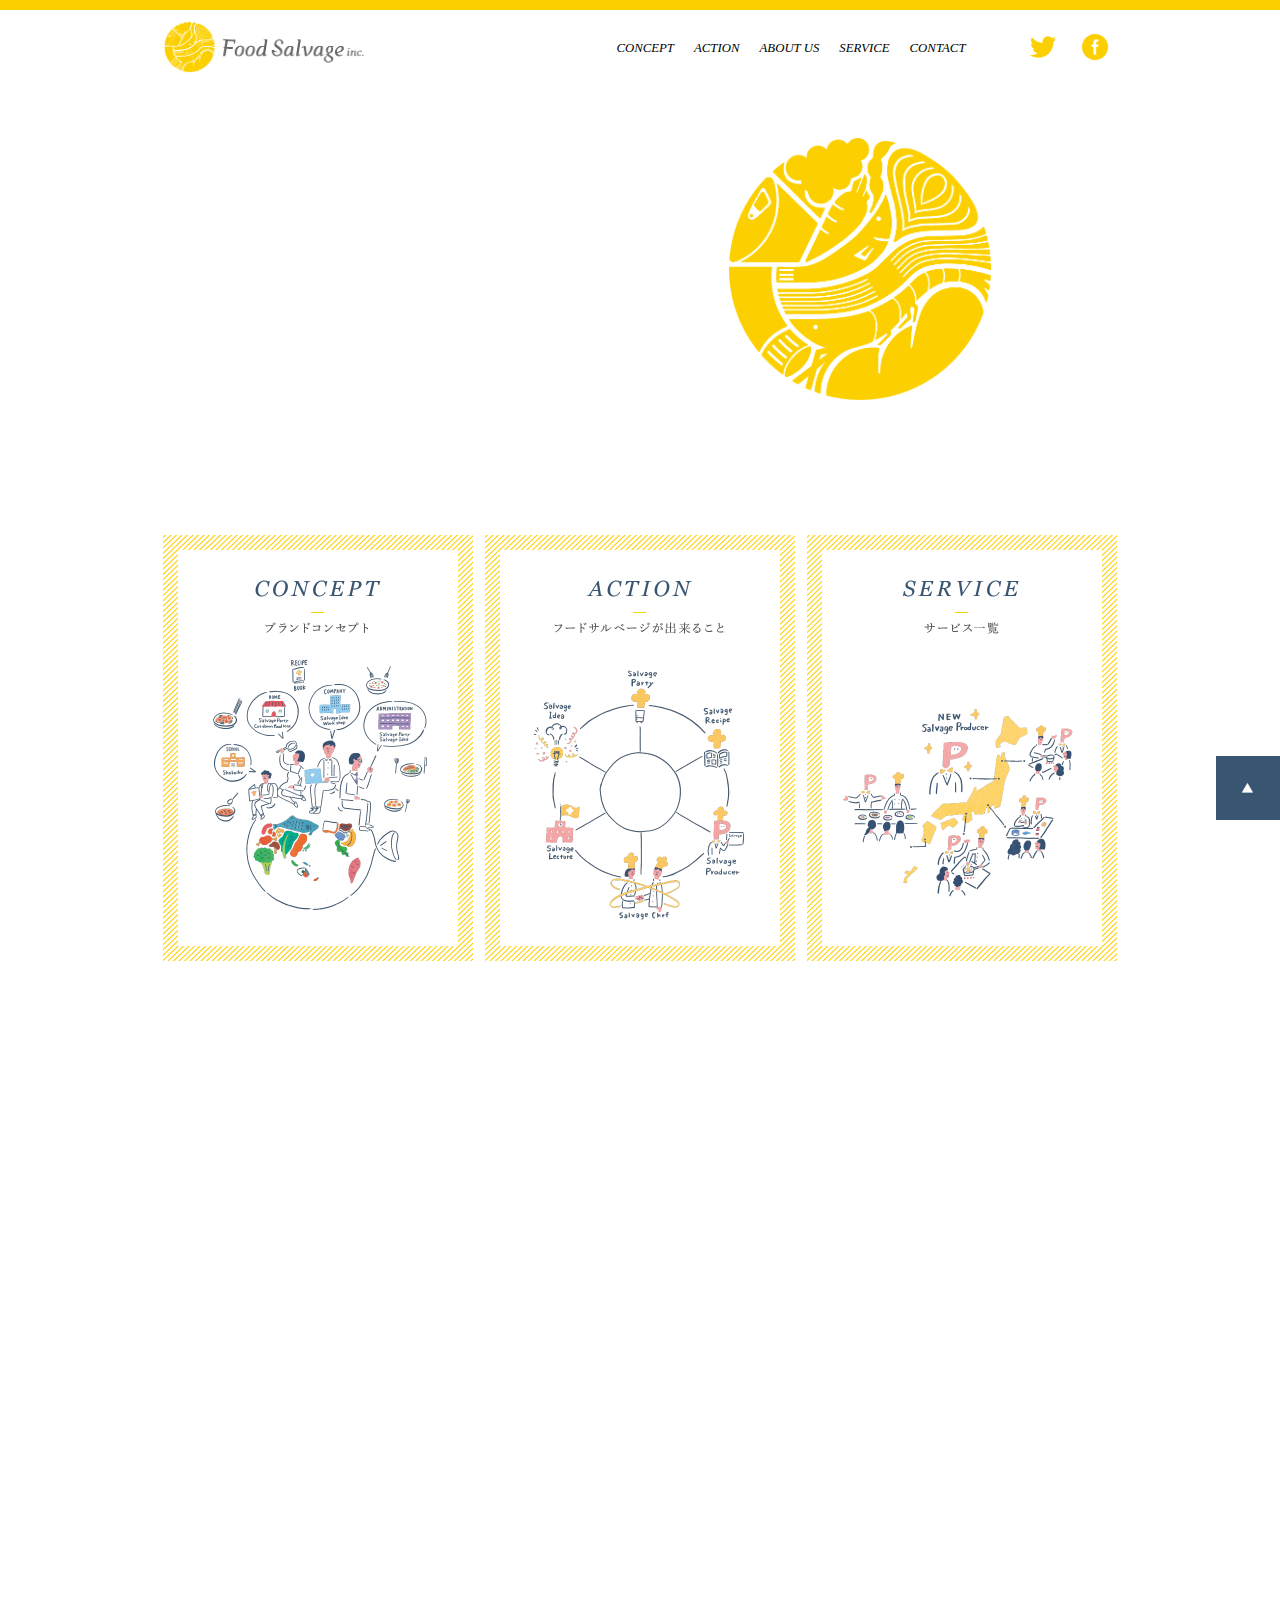
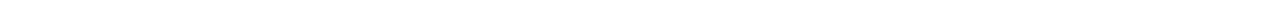
<file: html/index.html>
<!DOCTYPE html>
<html lang="ja">
<head>
	<meta name="viewport" content="width=device-width,initial-scale=1.0">
	<meta charset="utf-8">

	<title>Food Salvage inc.</title>
	<meta name="description" content="">
	<meta name="keywords" content="">
	<link rel="shortcut icon" href="">

	<link rel="stylesheet" href="./css/style.css">
	<link rel="stylesheet" href="./css/animate.css">

	<!--[if lt IE 9]>
		<script type="text/javascript" src="./js/html5.js"></script>
		<script type="text/javascript" src="./js/css3-mediaqueries.js"></script>
	<![endif]-->
	<!--[if (gte IE 6)&(lte IE 8)]>
		<script type="text/javascript" src="./js/selectivizr-min.js"></script>
	<![endif]-->


  <style>
    #contents .s-container{
      height: 355px;
    }
    #contents .main-text-area{
      position:absolute;
      top: 152px;
      left: 6px;
      opacity:0;
      animation-fill-mode:forwards;
      animation-duration: 3s;
      animation-delay: 3s;
      animation-name: fadein;
    }
    #logo-upside{
      width:262px;
      position:absolute;
      top:6px;
      left: 488px;
      animation-duration: 3s;
      animation-name: slidein;
    }
    #logo-downside{
      width:343px;
      position:absolute;
      bottom:5px;
      left: 449px;
      opacity:0;
      animation-fill-mode:forwards;
      animation-duration: 3s;
      animation-delay: 5s;
      animation-name: fadein;
    }
    @keyframes slidein {
      from {
        left: 0;
        transform: rotate(0deg);
      }

      to {
        left: 488px;
        transform: rotate(360deg);
      }
    }
    @keyframes fadein {
      from {
        opacity: 0;
      }

      to {
        opacity: 1;
      }
    }
    .sns:hover {
		-webkit-animation: spin 1.5s linear infinite;
		-moz-animation: spin 1.5s linear infinite;
		-ms-animation: spin 1.5s linear infinite;
		-o-animation: spin 1.5s linear infinite;
		animation: spin 1.5s linear infinite;
	}

	@-webkit-keyframes spin {
		0% {-webkit-transform: rotateY(0deg);}
		100% {-webkit-transform: rotateY(360deg);}
	}
	@-moz-keyframes spin {
		0% {-moz-transform: rotateY(0deg);}
		100% {-moz-transform: rotateY(360deg);}
	}
	@-ms-keyframes spin {
		0% {-ms-transform: rotateY(0deg);}
		100% {-ms-transform: rotateY(360deg);}
	}
	@-o-keyframes spin {
		0% {-o-transform: rotateY(0deg);}
		100% {-o-transform: rotateY(360deg);}
	}
	@keyframes spin {
		0% {transform: rotateY(0deg);}
		100% {transform: rotateY(360deg);}
	}
  </style>
</head>
<body>

	<header id="header" class="clearfix wow fadeInDown">
		<div class="container">

			<div class="head-logo"><h1><a href="#"><img src="./images/logo-nav.png" alt="Food Salvage inc."></a></h1></div>

			<div class="head-list-wrap">
				<ul class="nav-list">
					<li><a href="./concept.html">CONCEPT</a></li>
					<li><a href="./action.html">ACTION</a></li>
					<li><a href="./about.html">ABOUT US</a></li>
					<li><a href="./service.html">SERVICE</a></li>
					<li><a href="./contact.html">CONTACT</a></li>
				</ul>

				<ul class="sns-list">
					<li><a href="https://twitter.com/salvageparty" target="_blank"><img src="./images/icon-twitter.png" alt="twitter" class="sns"></a></li>
					<li><a href="https://www.facebook.com/salvage.party/" target="_blank"><img src="./images/icon-facebook.png" alt="facebook" class="sns"></a></li>
				</ul>
			</div>

		</div>
	</header>
	<!-- header -->

	<div id="wrapper">

		<div id="top">
			<div id="contents">

				<div class="main-visual">
					<div class="s-container">
						<div class="main-text-area">
							<p class="ttl">「捨てる」を、「救う」に。</p>
						</div>
						<div class="main-logo">
							<img id="logo-upside" src="./images/logo-big-upside.png">
							<img id="logo-downside" src="./images/logo-big-downside.png">
						</div>
					</div>
				</div>

				<div class="banner-list-area wow slideInUp">
					<div class="container">
						<ul class="banner-list">
							<li><a href="./concept.html"><img src="./images/banner-concept.png" alt="CONCEPT | ブランドコンセプト"></a></li>
							<li><a href="./action.html"><img src="./images/banner-action.png" alt="ACTION | フードサルベージが出来ること"></a></li>
							<li><a href="./service.html"><img src="./images/banner-service.png" alt="SERVICE | サービス一覧"></a></li>
						</ul>
					</div>
				</div>

				<div class="news-area wow fadeInUp">
				</div>

				<div class="contact-link-area wow fadeInUp">
					<div class="ss-container">
						<p>各種サービスに関するご質問、取材に関するお問い合わせ等はこちら。</p>
						<ul class="contact-link-list">
							<li class="wow slideInLeft"><a href="./contact.html"><img src="./images/button-contact.png" alt="CONTACT | お問い合わせ"></a></li>
							<li class="wow slideInRight"><a href="./recruit.html"><img src="./images/button-recruit.png" alt="RECRUIT | 入会案内"></a></li>
						</ul>
					</div>
				</div>

				<div class="party-area wow fadeInUp">
					<div class="container">
						<div class="party-logo"><a href="http://salvageparty.com" target="_blank"><img src="./images/party-logo.png" alt="Salvage Party ロゴ"></a></div>
					</div>
				</div>

			</div>
			<!-- contents -->
		</div>
		<!-- top -->
	</div>
	<!-- wrapper -->

	<footer id="footer" class="wow fadeInUp">
		<div class="foot-link-list-area">
			<div class="ss-container">
				<ul class="foot-link-list">
					<li><a href="./concept.html">CONCEPT</a></li>
					<li><a href="./action.html">ACTION</a></li>
					<li><a href="./about.html">ABOUT US</a></li>
					<li><a href="./service.html">SERVICE</a></li>
					<li><a href="./contact.html">CONTACT</a></li>
					<li><a href="./news.html">NEWS RELEASE</a></li>
				</ul>
			</div>
		</div>
		<div class="copyright-area">
			<div class="container">
				<p class="copyright-text">&copy;2016 Food Salvage All rights reserved.</p>
				<p class="text">本ウェブサイトは、東京都環境局「接続可能な資源利用」に向けたモデル事業（2015年度）として制作されました。</p>
			</div>
		</div>
	</footer>
	<!-- footer -->

	<div id="to-top"><a><img src="./images/back-to-top.png" alt="top"></a></div>
	<!-- to-top -->

	<div id="fb-root"></div>
	<script>(function(d, s, id) {
	  var js, fjs = d.getElementsByTagName(s)[0];
	  if (d.getElementById(id)) return;
	  js = d.createElement(s); js.id = id;
	  js.src = "//connect.facebook.net/ja_JP/sdk.js#xfbml=1&version=v2.5";
	  fjs.parentNode.insertBefore(js, fjs);
	}(document, 'script', 'facebook-jssdk'));</script>

	<script src="./js/jquery.js"></script>
	<script src="./js/main.js"></script>
	<script src="./js/wow.js"></script>

	<script>
		new WOW().init();
	</script>


</body>
</html>
</file>
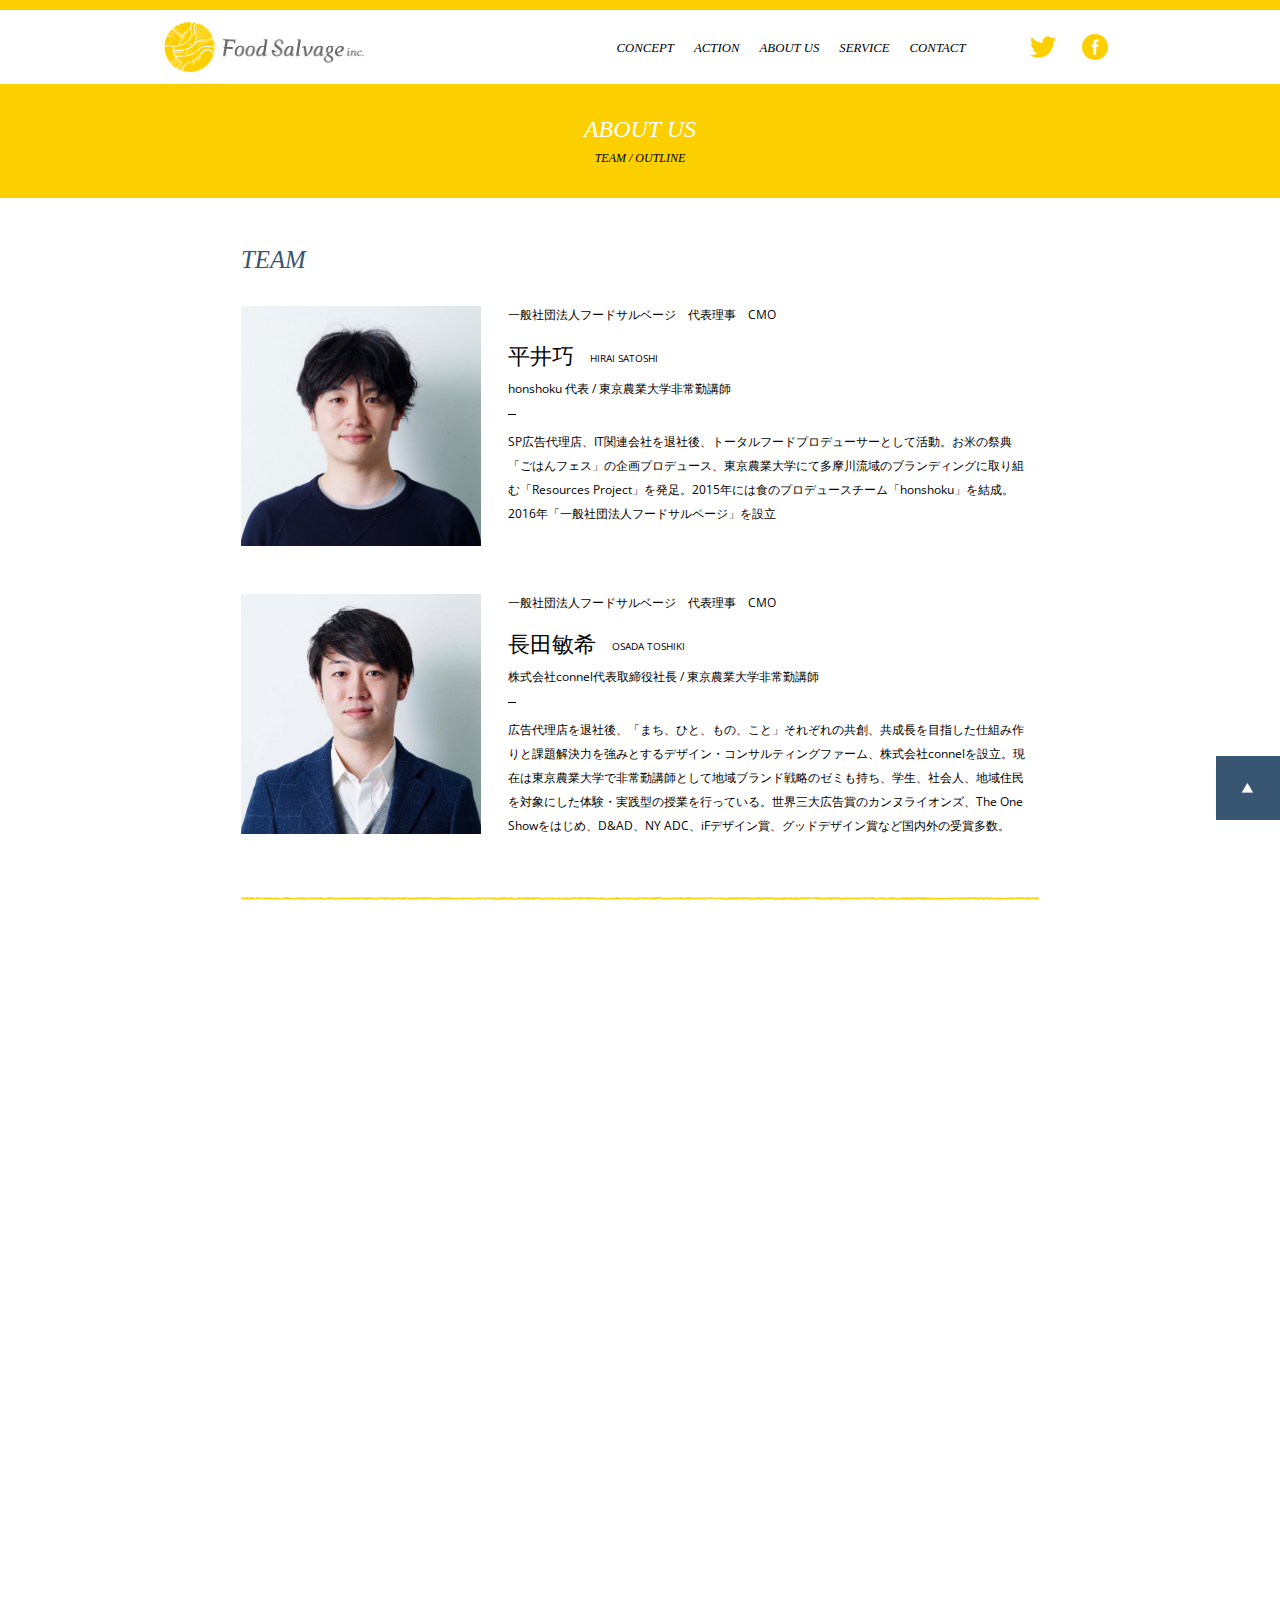
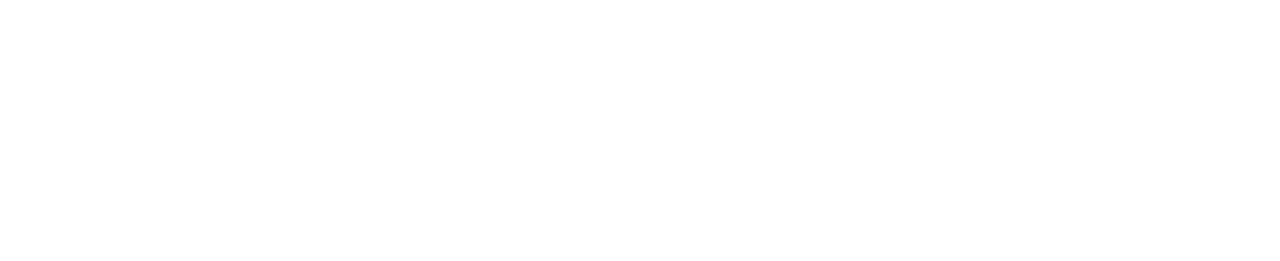
<file: html/about.html>
<!DOCTYPE html>
<html lang="ja">
<head>
	<meta name="viewport" content="width=device-width,initial-scale=1.0">
	<meta charset="utf-8">

	<title>ABOUT | Food Salvage inc.</title>
	<meta name="description" content="">
	<meta name="keywords" content="">
	<link rel="shortcut icon" href="">

	<link rel="stylesheet" href="./css/style.css">
	<link rel="stylesheet" href="./css/animate.css">

	<!--[if lt IE 9]>
		<script type="text/javascript" src="./js/html5.js"></script>
		<script type="text/javascript" src="./js/css3-mediaqueries.js"></script>
	<![endif]-->
	<!--[if (gte IE 6)&(lte IE 8)]>
		<script type="text/javascript" src="./js/selectivizr-min.js"></script>
	<![endif]-->


</head>
<body>

	<header id="header" class="clearfix wow fadeInDown">
		<div class="container">
			
			<div class="head-logo"><h1><a href="./index.html"><img src="./images/logo-nav.png" alt="Food Salvage inc."></a></h1></div>

			<div class="head-list-wrap">
				<ul class="nav-list">
					<li><a href="./concept.html">CONCEPT</a></li>
					<li><a href="./action.html">ACTION</a></li>
					<li><a href="./about.html">ABOUT US</a></li>
					<li><a href="./service.html">SERVICE</a></li>
					<li><a href="./contact.html">CONTACT</a></li>
				</ul>

				<ul class="sns-list">
					<li><a href="https://twitter.com/salvageparty" target="_blank"><img src="./images/icon-twitter.png" alt="twitter"></a></li>
					<li><a href="https://www.facebook.com/salvage.party/" target="_blank"><img src="./images/icon-facebook.png" alt="facebook"></a></li>
				</ul>
			</div>

		</div>
	</header>
	<!-- header -->

	<div id="wrapper">

		<div id="about">
			<div id="contents">

				<div class="page-ttl-area mincho-font wow slideInLeft">
					<div class="container">
						<p class="page-ttl">ABOUT US</p>
						<p class="sub-ttl">TEAM / OUTLINE</p>
					</div>
				</div>

				<div class="team-area about-content wow fadeInUp">
					<div class="s-container">
						<p class="content-ttl">TEAM</p>

						<ul class="team-list">
							<li>
								<div class="photo-img-area">
									<div class="photo-img"><img src="./images/hirai_satoshi.jpg" alt="平井巧の写真"></div>
								</div>

								<div class="profile-area">
									<p class="position">一般社団法人フードサルベージ　代表理事　CMO</p>
									<p class="name">平井巧<span class="en">HIRAI SATOSHI</span></p>
									<p class="work">honshoku 代表 / 東京農業大学非常勤講師</p>
									<p class="introduction">SP広告代理店、IT関連会社を退社後、トータルフードプロデューサーとして活動。お米の祭典「ごはんフェス」の企画プロデュース、東京農業大学にて多摩川流域のブランディングに取り組む「Resources Project」を発足。2015年には食のプロデュースチーム「honshoku」を結成。<br>2016年「一般社団法人フードサルページ」を設立</p>
								</div>
							</li>
							<li>
								<div class="photo-img-area">
									<div class="photo-img"><img src="./images/osada_toshiki.jpeg" alt="長田敏希の写真"></div>
								</div>
								<div class="profile-area">
									<p class="position">一般社団法人フードサルベージ　代表理事　CMO</p>
									<p class="name">長田敏希<span class="en">OSADA TOSHIKI</span></p>
									<p class="work">株式会社connel代表取締役社長 / 東京農業大学非常勤講師</p>
									<p class="introduction">広告代理店を退社後、「まち、ひと、もの、こと」それぞれの共創、共成長を目指した仕組み作りと課題解決力を強みとするデザイン・コンサルティングファーム、株式会社connelを設立。現在は東京農業大学で非常勤講師として地域ブランド戦略のゼミも持ち、学生、社会人、地域住民を対象にした体験・実践型の授業を行っている。世界三大広告賞のカンヌライオンズ、The One Showをはじめ、D&AD、NY ADC、iFデザイン賞、グッドデザイン賞など国内外の受賞多数。</p>
								</div>
							</li>
						</ul>
					</div>
				</div>

				<div class="line-img wow fadeInUp">
					<div class="s-container">
						<img src="./images/line.png" alt="line">
					</div>
				</div>
	
				<div class="outline-area about-content wow fadeInUp">
					<div class="s-container">
						<p class="content-ttl">OUTLINE</p>
						<div class="outline-ttl-area">
							<p class="outline-ttl">一般社団法人フードサルページ　概要</p>
						</div>
						<div class="outline-table-area">
							<table class="outline-table">
								<tbody>
									<tr>
										<th>事務所所在地</th>
										<td>東京都杉並区高円寺南5-16-27-210 ブラン・クール</td>
									</tr>
									<tr>
										<th>共同代表理事</th>
										<td>平井巧 / 長田敏希</td>
									</tr>
									<tr>
										<th>設立</th>
										<td>2016年3月8日</td>
									</tr>
									<tr>
										<th>事業内容</th>
										<td>
											「サルベージ・ペーティ」の企画、開催<br>
											「フードサルベージ」「フードロス」関連の講演、セミナー<br>
											「フードサルベージ」関連のイベント、セミナー等の企画運営<br>
											「サルベージ・パーティ」コンテンツを活用した企業・団体・自治体連携<br>
											「フードサルベージ」コンテンツを活用した商品・サービスの企画監修
										</td>
									</tr>
								</tbody>
							</table>
						</div>
					</div>
				</div>

				<div class="contact-link-area wow fadeInUp">
					<div class="ss-container">
						<p>各種サービスに関するご質問、取材に関するお問い合わせ等はこちら。</p>
						<ul class="contact-link-list">
							<li class="wow slideInLeft"><a href="./contact.html"><img src="./images/button-contact.png" alt="CONTACT | お問い合わせ"></a></li>
							<li class="wow slideInRight"><a href="./recruit.html"><img src="./images/button-recruit.png" alt="RECRUIT | 入会案内"></a></li>
						</ul>
					</div>
				</div>

				<div class="party-area wow fadeInUp">
					<div class="container">
						<div class="party-logo"><a href="http://salvageparty.com" target="_blank"><img src="./images/party-logo.png" alt="Salvage Party ロゴ"></a></div>
					</div>
				</div>

			</div>
			<!-- contents -->
		</div>
		<!-- concept -->
	</div>
	<!-- wrapper -->

	<footer id="footer" class="wow fadeInUp">
		<div class="foot-link-list-area">
			<div class="ss-container">
				<ul class="foot-link-list">
					<li><a href="./concept.html">CONCEPT</a></li>
					<li><a href="./action.html">ACTION</a></li>
					<li><a href="./about.html">ABOUT US</a></li>
					<li><a href="./service.html">SERVICE</a></li>
					<li><a href="./contact.html">CONTACT</a></li>
					<li><a href="./news.html">NEWS RELEASE</a></li>
				</ul>
			</div>
		</div>
		<div class="copyright-area">
			<div class="container">
				<p class="copyright-text">&copy;2016 Food Salvage All rights reserved.</p>
				<p class="text">本ウェブサイトは、東京都環境局「接続可能な資源利用」に向けたモデル事業（2015年度）として制作されました。</p>
			</div>
		</div>
	</footer>
	<!-- footer -->

	<div id="to-top"><a><img src="./images/back-to-top.png" alt="top"></a></div>
	<!-- to-top -->
	
	<div id="fb-root"></div>
	<script>(function(d, s, id) {
	  var js, fjs = d.getElementsByTagName(s)[0];
	  if (d.getElementById(id)) return;
	  js = d.createElement(s); js.id = id;
	  js.src = "//connect.facebook.net/ja_JP/sdk.js#xfbml=1&version=v2.5";
	  fjs.parentNode.insertBefore(js, fjs);
	}(document, 'script', 'facebook-jssdk'));</script>

	<script src="./js/jquery.js"></script>
	<script src="./js/main.js"></script>
	<script src="./js/wow.js"></script>

	<script>
		new WOW().init();
	</script>


</body>
</html>
</file>
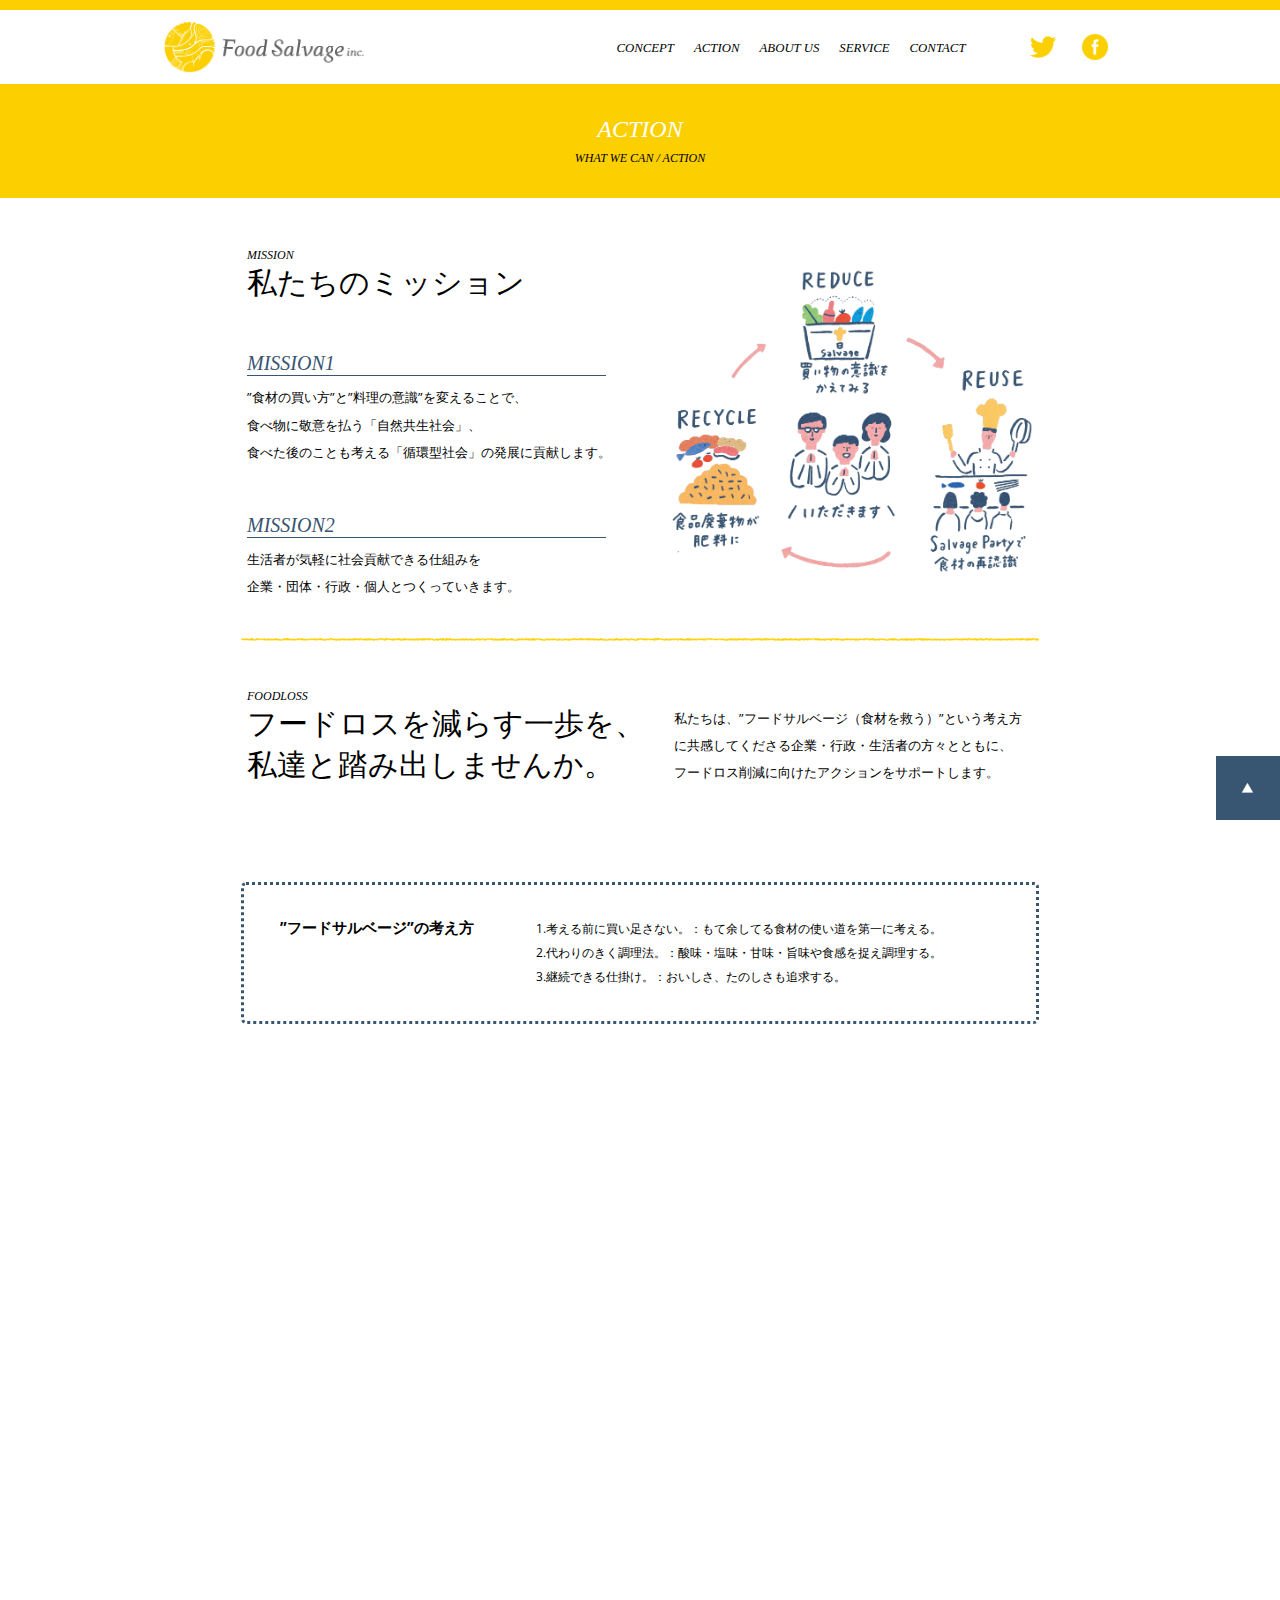
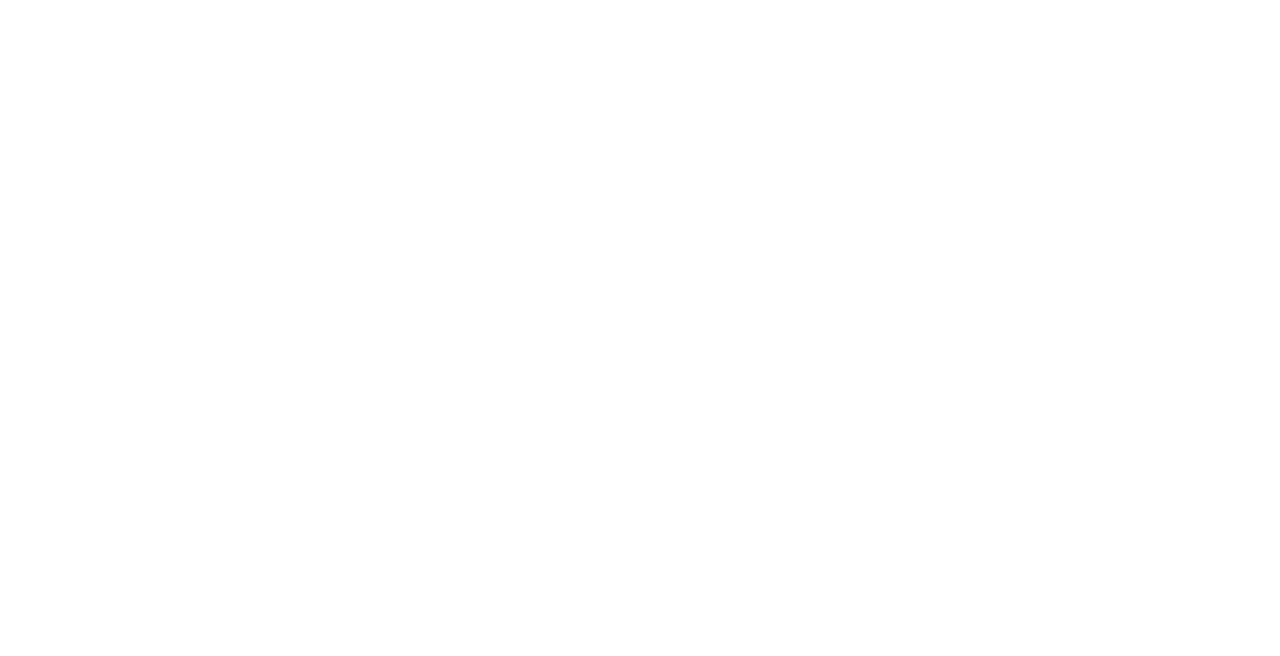
<file: html/action.html>
<!DOCTYPE html>
<html lang="ja">
<head>
	<meta name="viewport" content="width=device-width,initial-scale=1.0">
	<meta charset="utf-8">

	<title>ACTION | Food Salvage inc.</title>
	<meta name="description" content="">
	<meta name="keywords" content="">
	<link rel="shortcut icon" href="">

	<link rel="stylesheet" href="./css/style.css">
	<link rel="stylesheet" href="./css/animate.css">
	<!--[if lt IE 9]>
		<script type="text/javascript" src="./js/html5.js"></script>
		<script type="text/javascript" src="./js/css3-mediaqueries.js"></script>
	<![endif]-->
	<!--[if (gte IE 6)&(lte IE 8)]>
		<script type="text/javascript" src="./js/selectivizr-min.js"></script>
	<![endif]-->


</head>
<body>

	<header id="header" class="clearfix wow fadeInDown">
		<div class="container">
			
			<div class="head-logo"><h1><a href="./index.html"><img src="./images/logo-nav.png" alt="Food Salvage inc."></a></h1></div>

			<div class="head-list-wrap">
				<ul class="nav-list">
					<li><a href="./concept.html">CONCEPT</a></li>
					<li><a href="./action.html">ACTION</a></li>
					<li><a href="./about.html">ABOUT US</a></li>
					<li><a href="./service.html">SERVICE</a></li>
					<li><a href="./contact.html">CONTACT</a></li>
				</ul>

				<ul class="sns-list">
					<li><a href="https://twitter.com/salvageparty" target="_blank"><img src="./images/icon-twitter.png" alt="twitter"></a></li>
					<li><a href="https://www.facebook.com/salvage.party/" target="_blank"><img src="./images/icon-facebook.png" alt="facebook"></a></li>
				</ul>
			</div>

		</div>
	</header>
	<!-- header -->

	<div id="wrapper">

		<div id="action">
			<div id="contents">

				<div class="page-ttl-area mincho-font wow slideInLeft">
					<div class="container">
						<p class="page-ttl">ACTION</p>
						<p class="sub-ttl">WHAT WE CAN / ACTION</p>
					</div>
				</div>

				<div class="main-visual wow fadeInUp">
					<div class="s-container">
						<div class="main-text-area">
							<p class="main-ttl">MISSION</p>
							<p class="ttl">私たちのミッション</p>
							<ul class="mission-list">
								<li>
									<p class="mission-ttl">MISSION1</p>
									<p class="mission-explain">”食材の買い方”と”料理の意識”を変えることで、<br>食べ物に敬意を払う「自然共生社会」、<br>食べた後のことも考える「循環型社会」の発展に貢献します。</p>
								</li>
								<li>
									<p class="mission-ttl">MISSION2</p>
									<p class="mission-explain">生活者が気軽に社会貢献できる仕組みを<br>
									企業・団体・行政・個人とつくっていきます。
									</p>
								</li>
							</ul>
						</div>
						<div class="main-logo">
							<img src="./images/eco-cycle.png" alt="REDUCE | REUSE | RECYCLE | エコサイクル">
						</div>
						<div class="line-img"><img src="./images/line.png" alt="line"></div>
						<div class="main-text-area">
							<p class="main-ttl">FOODLOSS</p>
							<p class="ttl">フードロスを減らす一歩を、<br>私達と踏み出しませんか。</p>
						</div>
						<div class="right-text-area">
							<div class="text-content">
								<p>私たちは、”フードサルベージ（食材を救う）”という考え方に共感してくださる企業・行政・生活者の方々とともに、<br>フードロス削減に向けたアクションをサポートします。</p>
							</div>
						</div>
					</div>
				</div>

				<div class="dot-box-area wow fadeInUp">
					<div class="s-container">
						<div class="dot-box">
							<div class="left-area">
								<p class="b-txt">”フードサルベージ”の考え方</p>
							</div>
							<div class="right-area">
								<p>1.考える前に買い足さない。：もて余してる食材の使い道を第一に考える。<br>
								2.代わりのきく調理法。：酸味・塩味・甘味・旨味や食感を捉え調理する。<br>
								3.継続できる仕掛け。：おいしさ、たのしさも追求する。</p>
							</div>
						</div>
					</div>
				</div>

				<div class="salvage-list-area wow fadeInUp">
					<div class="s-container">
						<ul class="salvage-list">
							<li>
								<div class="salvage-list-img1 salvage-list-img"><img src="./images/salvage-party.png"></div>
								<p class="salvage-ttl">サルベージ・パーティ</p>
								<p class="explain">「家に余った食材、おいしく変身。」をコンセプトとする食材シェアパーティを企画・運営。楽しくフードロスに向き合う場づくりを行っています。</p>
							</li>	
							<li>
								<div class="salvage-list-img2 salvage-list-img"><img src="./images/salvage-recipe.png"></div>
								<p class="salvage-ttl">サルベージ・レシピ</p>
								<p class="explain">揃える食材を限定するレシピではなく、”フードサルベージ”の考え方に基づいた料理法を体系化。そこに至る食材を活用するレシピをご提案します。</p>
							</li>	
							<li>
								<div class="salvage-list-img3 salvage-list-img"><img src="./images/salvage-producer.png"></div>
								<p class="salvage-ttl">サルベージ・プロデューサー</p>
								<p class="explain">「サルベージ・パーティ」を楽しく、安全に開催できるメッセンジャーを育成。認定試験を実施し、ノウハウを提供します。</p>
							</li>	
							<li>
								<div class="salvage-list-img4 salvage-list-img"><img src="./images/salvage-chef.png"></div>
								<p class="salvage-ttl">サルベージ・シェフ</p>
								<p class="explain">”フードサルベージ”の考え方を実践する公認シェフをキャスティングします。調理からレシピ提案、料理教室を開くことも可能です。</p>
							</li>	
							<li>
								<div class="salvage-list-img5 salvage-list-img"><img src="./images/salvage-lecture.png"></div>
								<p class="salvage-ttl">サルベージ・レクチャー</p>
								<p class="explain">企業・団体・行政での講演会、小学校等でのセミナー事業。フードサルベージ代表・平井をはじめ、目的に応じた講師陣で構成します。</p>
							</li>	
							<li>
								<div class="salvage-list-img6 salvage-list-img"><img src="./images/salvage-idea.png"></div>
								<p class="salvage-ttl">サルベージ・アイデア</p>
								<p class="explain">企業等とともに、自社商品の新たな使い道を探るワークショップ型商品開発。フードロス削減（CSR）と企業の事業価値向上（CSV）を同時に実現します。</p>
							</li>	
						</ul>
					</div>
				</div>

				<div class="contact-link-area wow fadeInUp">
					<div class="ss-container">
						<p>各種サービスに関するご質問、取材に関するお問い合わせ等はこちら。</p>
						<ul class="contact-link-list">
							<li class="wow slideInLeft"><a href="./contact.html"><img src="./images/button-contact.png" alt="CONTACT | お問い合わせ"></a></li>
							<li class="wow slideInRight"><a href="./recruit.html"><img src="./images/button-recruit.png" alt="RECRUIT | 入会案内"></a></li>
						</ul>
					</div>
				</div>

				<div class="party-area wow fadeInUp">
					<div class="container">
						<div class="party-logo"><a href="http://salvageparty.com" target="_blank"><img src="./images/party-logo.png" alt="Salvage Party ロゴ"></a></div>
					</div>
				</div>

			</div>
			<!-- contents -->
		</div>
		<!-- concept -->
	</div>
	<!-- wrapper -->

	<footer id="footer" class="wow fadeInUp">
		<div class="foot-link-list-area">
			<div class="ss-container">
				<ul class="foot-link-list">
					<li><a href="./concept.html">CONCEPT</a></li>
					<li><a href="./action.html">ACTION</a></li>
					<li><a href="./about.html">ABOUT US</a></li>
					<li><a href="./service.html">SERVICE</a></li>
					<li><a href="./contact.html">CONTACT</a></li>
					<li><a href="./news.html">NEWS RELEASE</a></li>
				</ul>
			</div>
		</div>
		<div class="copyright-area">
			<div class="container">
				<p class="copyright-text">&copy;2016 Food Salvage All rights reserved.</p>
				<p class="text">本ウェブサイトは、東京都環境局「接続可能な資源利用」に向けたモデル事業（2015年度）として制作されました。</p>
			</div>
		</div>
	</footer>
	<!-- footer -->

	<div id="to-top"><a><img src="./images/back-to-top.png" alt="top"></a></div>
	<!-- to-top -->
	
	<div id="fb-root"></div>
	<script>(function(d, s, id) {
	  var js, fjs = d.getElementsByTagName(s)[0];
	  if (d.getElementById(id)) return;
	  js = d.createElement(s); js.id = id;
	  js.src = "//connect.facebook.net/ja_JP/sdk.js#xfbml=1&version=v2.5";
	  fjs.parentNode.insertBefore(js, fjs);
	}(document, 'script', 'facebook-jssdk'));</script>

	<script src="./js/jquery.js"></script>
	<script src="./js/main.js"></script>
	<script src="./js/wow.js"></script>

	<script>
		new WOW().init();
	</script>


</body>
</html>
</file>
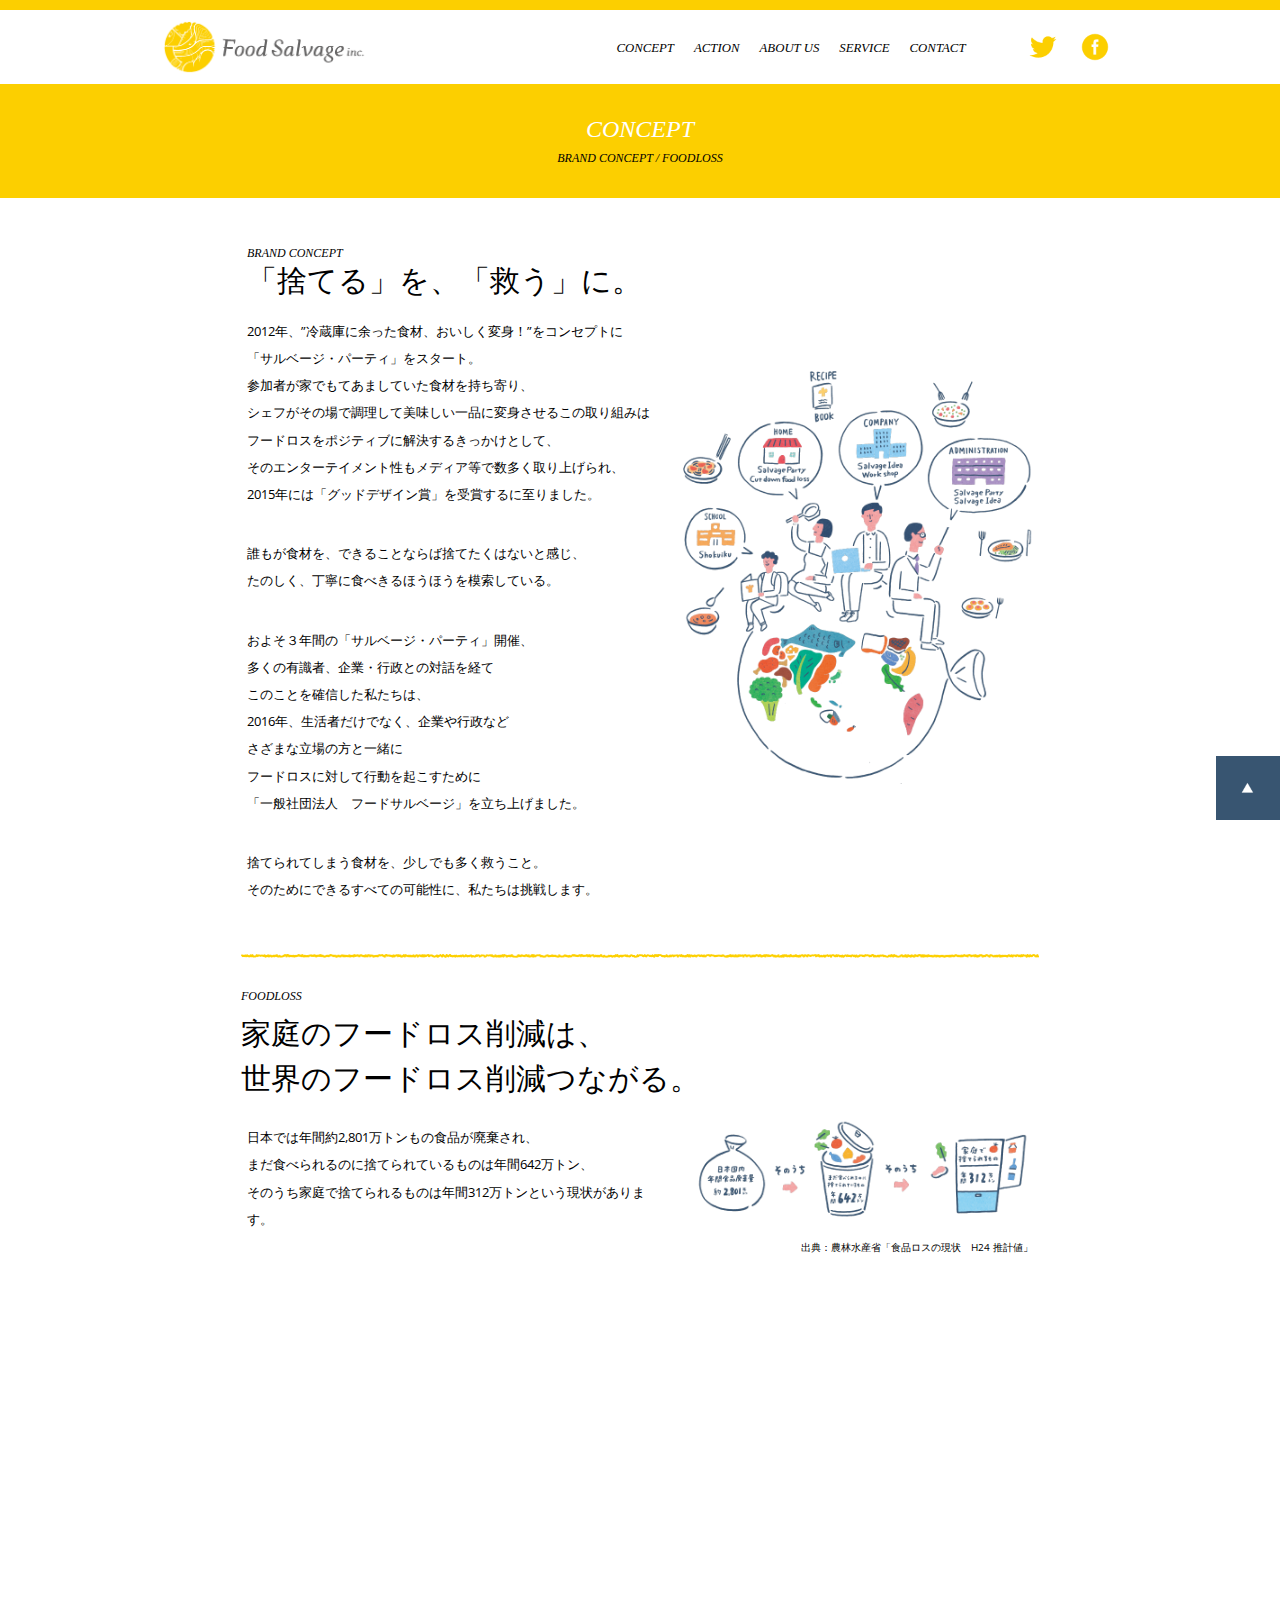
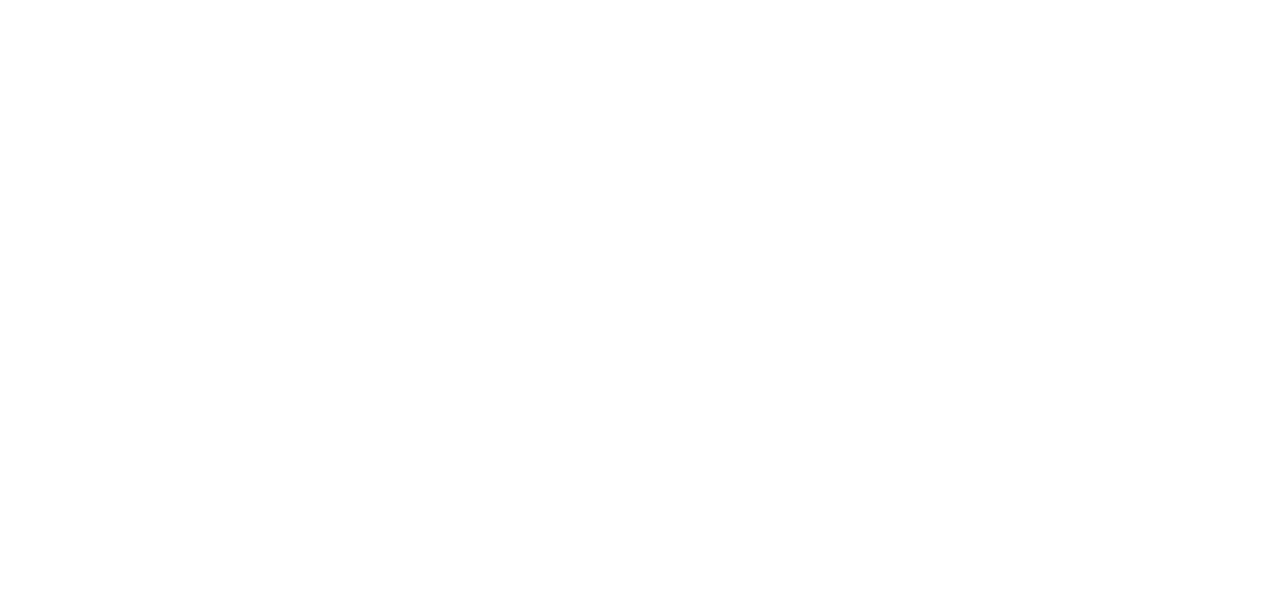
<file: html/concept.html>
<!DOCTYPE html>
<html lang="ja">
<head>
	<meta name="viewport" content="width=device-width,initial-scale=1.0">
	<meta charset="utf-8">

	<title>CONCEPT | Food Salvage inc.</title>
	<meta name="description" content="">
	<meta name="keywords" content="">
	<link rel="shortcut icon" href="">

	<link rel="stylesheet" href="./css/style.css">
	<link rel="stylesheet" href="./css/animate.css">

	<!--[if lt IE 9]>
		<script type="text/javascript" src="./js/html5.js"></script>
		<script type="text/javascript" src="./js/css3-mediaqueries.js"></script>
	<![endif]-->
	<!--[if (gte IE 6)&(lte IE 8)]>
		<script type="text/javascript" src="./js/selectivizr-min.js"></script>
	<![endif]-->


</head>
<body>

	<header id="header" class="clearfix wow fadeInDown">
		<div class="container">
			
			<div class="head-logo"><h1><a href="./index.html"><img src="./images/logo-nav.png" alt="Food Salvage inc."></a></h1></div>

			<div class="head-list-wrap">
				<ul class="nav-list">
					<li><a href="./concept.html">CONCEPT</a></li>
					<li><a href="./action.html">ACTION</a></li>
					<li><a href="./about.html">ABOUT US</a></li>
					<li><a href="./service.html">SERVICE</a></li>
					<li><a href="./contact.html">CONTACT</a></li>
				</ul>

				<ul class="sns-list">
					<li><a href="https://twitter.com/salvageparty" target="_blank"><img src="./images/icon-twitter.png" alt="twitter"></a></li>
					<li><a href="https://www.facebook.com/salvage.party/" target="_blank"><img src="./images/icon-facebook.png" alt="facebook"></a></li>
				</ul>
			</div>

		</div>
	</header>
	<!-- header -->

	<div id="wrapper">

		<div id="concept">
			<div id="contents">

				<div class="page-ttl-area mincho-font wow slideInLeft">
					<div class="container">
						<p class="page-ttl">CONCEPT</p>
						<p class="sub-ttl">BRAND CONCEPT / FOODLOSS</p>
					</div>
				</div>

				<div class="main-visual wow fadeInUp">
					<div class="s-container">
						<div class="main-text-area">
							<p class="main-ttl">BRAND CONCEPT</p>
							<p class="ttl">「捨てる」を、「救う」に。</p>
							<div class="text-content">
								<p>2012年、”冷蔵庫に余った食材、おいしく変身！”をコンセプトに<br>「サルベージ・パーティ」をスタート。<br>参加者が家でもてあましていた食材を持ち寄り、<br>シェフがその場で調理して美味しい一品に変身させるこの取り組みは<br>フードロスをポジティブに解決するきっかけとして、<br>そのエンターテイメント性もメディア等で数多く取り上げられ、<br>2015年には「グッドデザイン賞」を受賞するに至りました。</p>

								<p>誰もが食材を、できることならば捨てたくはないと感じ、<br>たのしく、丁寧に食べきるほうほうを模索している。</p>

								<p>およそ３年間の「サルベージ・パーティ」開催、<br>多くの有識者、企業・行政との対話を経て<br>このことを確信した私たちは、<br>2016年、生活者だけでなく、企業や行政など<br>さざまな立場の方と一緒に<br>フードロスに対して行動を起こすために<br>「一般社団法人　フードサルベージ」を立ち上げました。</p>

								<p>捨てられてしまう食材を、少しでも多く救うこと。<br>そのためにできるすべての可能性に、私たちは挑戦します。</p>
							</div>
						</div>
						<div class="main-logo">
							<img src="./images/research.png">
						</div>
						<div class="line-img"><img src="./images/line.png"></div>
						<div class="main-ttl-area">
							<p class="main-ttl">FOODLOSS</p>
							<p class="ttl">家庭のフードロス削減は、<br>世界のフードロス削減つながる。</p>
						</div>
						<div class="main-text-area">
							<div class="text-content">
								<p>日本では年間約2,801万トンもの食品が廃棄され、<br>まだ食べられるのに捨てられているものは年間642万トン、<br>そのうち家庭で捨てられるものは年間312万トンという現状があります。</p>
							</div>
						</div>
						<div class="main-logo">
							<div class="trash-img"><img src="./images/trash-flow.png"></div>
							<p>出典：農林水産省「食品ロスの現状　H24 推計値」</p>
						</div>
					</div>
				</div>

				<div class="dot-box-area wow fadeInUp">
					<div class="s-container">
						<div class="dot-box">
							<div class="left-area">
								<p class="b-txt">たとえば、家庭においてフードロスが生じる理由</p>
								<p class="s-txt">＜サルベージ・パーティでの一例＞</p>
								<div class="foodloss-img"><img src="./images/foodloss.png"></div>
							</div>
							<div class="right-area">
								<p>家にある食材を把握できず、また同じものを買ってきてしまう。</p>
								<p>お土産でもらったものの、1度しか使わない。（調味料など）</p>
								<p>賞味期限の比較的長い乾物、缶詰、調味料などは<br>「使い切る」ことに意識が向かない。</p>
								<p>レシピにあった食材を揃えたものの、<br>それ以外の使い道がわからず気がつくと食べられない状態に。</p>
							</div>
						</div>
					</div>
				</div>

				<div class="contact-link-area wow fadeInUp">
					<div class="ss-container">
						<p>各種サービスに関するご質問、取材に関するお問い合わせ等はこちら。</p>
						<ul class="contact-link-list">
							<li class="wow slideInLeft"><a href="./contact.html"><img src="./images/button-contact.png" alt="CONTACT | お問い合わせ"></a></li>
							<li class="wow slideInRight"><a href="./recruit.html"><img src="./images/button-recruit.png" alt="RECRUIT | 入会案内"></a></li>
						</ul>
					</div>
				</div>

				<div class="party-area wow fadeInUp">
					<div class="container">
						<div class="party-logo"><a href="http://salvageparty.com" target="_blank"><img src="./images/party-logo.png" alt="Salvage Party ロゴ"></a></div>
					</div>
				</div>

			</div>
			<!-- contents -->
		</div>
		<!-- concept -->
	</div>
	<!-- wrapper -->

	<footer id="footer" class="wow fadeInUp">
		<div class="foot-link-list-area">
			<div class="ss-container">
				<ul class="foot-link-list">
					<li><a href="./concept.html">CONCEPT</a></li>
					<li><a href="./action.html">ACTION</a></li>
					<li><a href="./about.html">ABOUT US</a></li>
					<li><a href="./service.html">SERVICE</a></li>
					<li><a href="./contact.html">CONTACT</a></li>
					<li><a href="./news.html">NEWS RELEASE</a></li>
				</ul>
			</div>
		</div>
		<div class="copyright-area">
			<div class="container">
				<p class="copyright-text">&copy;2016 Food Salvage All rights reserved.</p>
				<p class="text">本ウェブサイトは、東京都環境局「接続可能な資源利用」に向けたモデル事業（2015年度）として制作されました。</p>
			</div>
		</div>
	</footer>
	<!-- footer -->

	<div id="to-top"><a><img src="./images/back-to-top.png" alt="top"></a></div>
	<!-- to-top -->
	
	<div id="fb-root"></div>
	<script>(function(d, s, id) {
	  var js, fjs = d.getElementsByTagName(s)[0];
	  if (d.getElementById(id)) return;
	  js = d.createElement(s); js.id = id;
	  js.src = "//connect.facebook.net/ja_JP/sdk.js#xfbml=1&version=v2.5";
	  fjs.parentNode.insertBefore(js, fjs);
	}(document, 'script', 'facebook-jssdk'));</script>

	<script src="./js/jquery.js"></script>
	<script src="./js/main.js"></script>
	<script src="./js/wow.js"></script>

	<script>
		new WOW().init();
	</script>


</body>
</html>
</file>
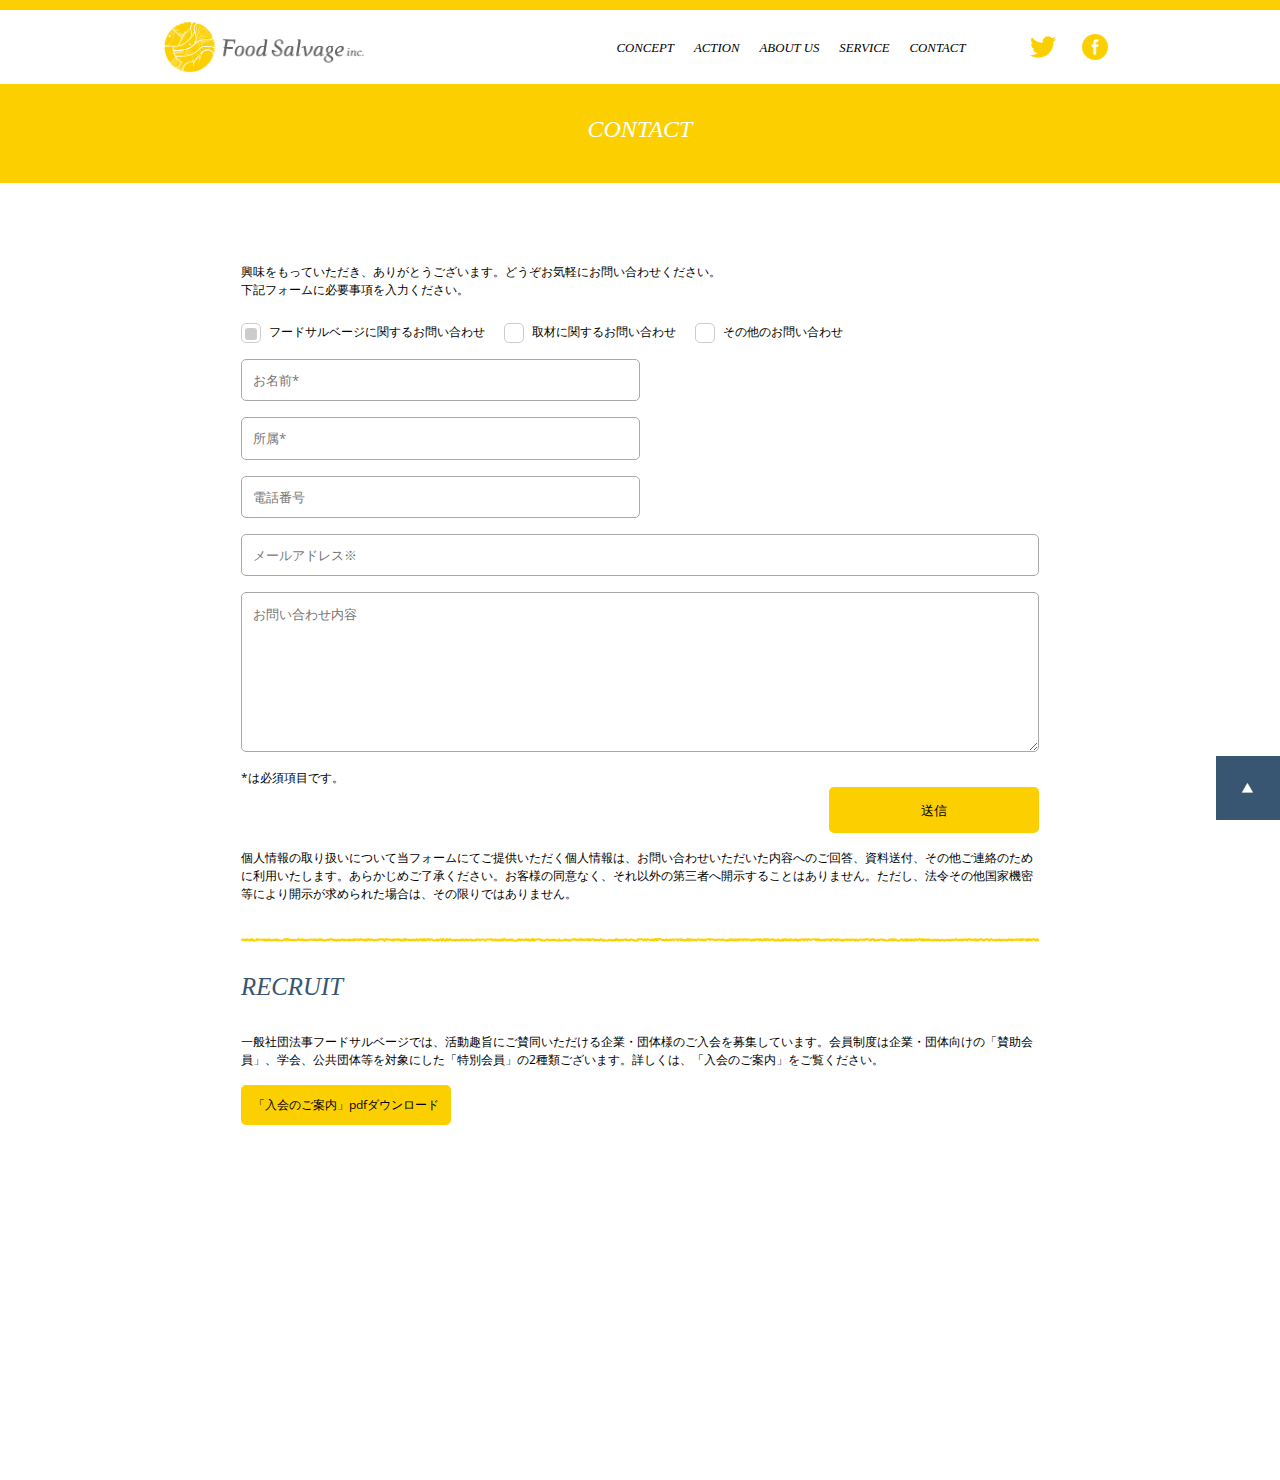
<file: html/contact.html>
<!DOCTYPE html>
<html lang="ja">
<head>
	<meta name="viewport" content="width=device-width,initial-scale=1.0">
	<meta charset="utf-8">

	<title>CONTACT | Food Salvage inc.</title>
	<meta name="description" content="">
	<meta name="keywords" content="">
	<link rel="shortcut icon" href="">

	<link rel="stylesheet" href="./css/style.css">
	<link rel="stylesheet" href="./css/animate.css">

	<!--[if lt IE 9]>
		<script type="text/javascript" src="./js/html5.js"></script>
		<script type="text/javascript" src="./js/css3-mediaqueries.js"></script>
	<![endif]-->
	<!--[if (gte IE 6)&(lte IE 8)]>
		<script type="text/javascript" src="./js/selectivizr-min.js"></script>
	<![endif]-->


</head>
<body>

	<header id="header" class="clearfix wow fadeInDown">
		<div class="container">
			
			<div class="head-logo"><h1><a href="./index.html"><img src="./images/logo-nav.png" alt="Food Salvage inc."></a></h1></div>

			<div class="head-list-wrap">
				<ul class="nav-list">
					<li><a href="./concept.html">CONCEPT</a></li>
					<li><a href="./action.html">ACTION</a></li>
					<li><a href="./about.html">ABOUT US</a></li>
					<li><a href="./service.html">SERVICE</a></li>
					<li><a href="./contact.html">CONTACT</a></li>
				</ul>

				<ul class="sns-list">
					<li><a href="https://twitter.com/salvageparty" target="_blank"><img src="./images/icon-twitter.png" alt="twitter"></a></li>
					<li><a href="https://www.facebook.com/salvage.party/" target="_blank"><img src="./images/icon-facebook.png" alt="facebook"></a></li>
				</ul>
			</div>

		</div>
	</header>
	<!-- header -->

	<div id="wrapper">

		<div id="contact">
			<div id="contents">

				<div class="page-ttl-area mincho-font wow slideInLeft">
					<div class="container">
						<p class="page-ttl">CONTACT</p>
					</div>
				</div>

				<div class="contact-area wow fadeInUp">
					<div class="s-container">
						<div class="explain-area"><p>興味をもっていただき、ありがとうございます。どうぞお気軽にお問い合わせください。<br>下記フォームに必要事項を入力ください。</p></div>
						<form role="form" action="mail.php" method="post">

							<div class="radio-btn-area">
								<label for="radio1"><span><input type="radio" id="radio1" name="about-contact" value="フードサルベージに関するお問い合わせ" checked></span>フードサルベージに関するお問い合わせ</label>
								<label for="radio2"><span><input type="radio" id="radio2" name="about-contact" value="取材に関するお問い合わせ"></span>取材に関するお問い合わせ</label>
								<label for="radio3"><span><input type="radio" id="radio3" name="about-contact" value="その他のお問い合わせ"></span>その他のお問い合わせ</label>
							</div>

							<div class="input-area">
								<p><input type="text" placeholder="お名前*" required name="name"></p>
								<p><input type="text" placeholder="所属*" required name="belong"></p>
								<p><input type="text" placeholder="電話番号" name="tel"></p>
								<p><input type="email" placeholder="メールアドレス※" required name="email"></p>
								<textarea placeholder="お問い合わせ内容" name="message"></textarea>
							</div>

							<!-- <p class="attension-txt">*は必須項目です。</p> -->
							<span class="left-txt">*は必須項目です。</span>
							<p class="submit-right"><input type="submit" value="送信"></p>
						</form>
						<div class="explain-area">
							<p>個人情報の取り扱いについて当フォームにてご提供いただく個人情報は、お問い合わせいただいた内容へのご回答、資料送付、その他ご連絡のために利用いたします。あらかじめご了承ください。お客様の同意なく、それ以外の第三者へ開示することはありません。ただし、法令その他国家機密等により開示が求められた場合は、その限りではありません。</p>
						</div>
						<div class="line-img"><img src="./images/line.png" alt="line"></div>
						<div class="recruit-area">
							<p class="content-ttl">RECRUIT</p>
							<div class="explain-area">
								<p>一般社団法事フードサルベージでは、活動趣旨にご賛同いただける企業・団体様のご入会を募集しています。会員制度は企業・団体向けの「賛助会員」、学会、公共団体等を対象にした「特別会員」の2種類ございます。詳しくは、「入会のご案内」をご覧ください。</p>
							</div>
							<div class="download-btn"><a href="">「入会のご案内」pdfダウンロード</a></div>
						</div>
					</div>
				</div>

				<div class="party-area wow fadeInUp">
					<div class="container">
						<div class="party-logo"><a href="http://salvageparty.com" target="_blank"><img src="./images/party-logo.png" alt="Salvage Party ロゴ"></a></div>
					</div>
				</div>

			</div>
			<!-- contents -->
		</div>
		<!-- concept -->
	</div>
	<!-- wrapper -->

	<footer id="footer" class="wow fadeInUp">
		<div class="foot-link-list-area">
			<div class="ss-container">
				<ul class="foot-link-list">
					<li><a href="./concept.html">CONCEPT</a></li>
					<li><a href="./action.html">ACTION</a></li>
					<li><a href="./about.html">ABOUT US</a></li>
					<li><a href="./service.html">SERVICE</a></li>
					<li><a href="./contact.html">CONTACT</a></li>
					<li><a href="./news.html">NEWS RELEASE</a></li>
				</ul>
			</div>
		</div>
		<div class="copyright-area">
			<div class="container">
				<p class="copyright-text">&copy;2016 Food Salvage All rights reserved.</p>
				<p class="text">本ウェブサイトは、東京都環境局「接続可能な資源利用」に向けたモデル事業（2015年度）として制作されました。</p>
			</div>
		</div>
	</footer>
	<!-- footer -->

	<div id="to-top"><a><img src="./images/back-to-top.png" alt="top"></a></div>
	<!-- to-top -->
	
	<div id="fb-root"></div>
	<script>(function(d, s, id) {
	  var js, fjs = d.getElementsByTagName(s)[0];
	  if (d.getElementById(id)) return;
	  js = d.createElement(s); js.id = id;
	  js.src = "//connect.facebook.net/ja_JP/sdk.js#xfbml=1&version=v2.5";
	  fjs.parentNode.insertBefore(js, fjs);
	}(document, 'script', 'facebook-jssdk'));</script>

	<script src="./js/jquery.js"></script>
	<script src="./js/main.js"></script>
	<script src="./js/wow.js"></script>

	<script>
		new WOW().init();
	</script>


</body>
</html>
</file>
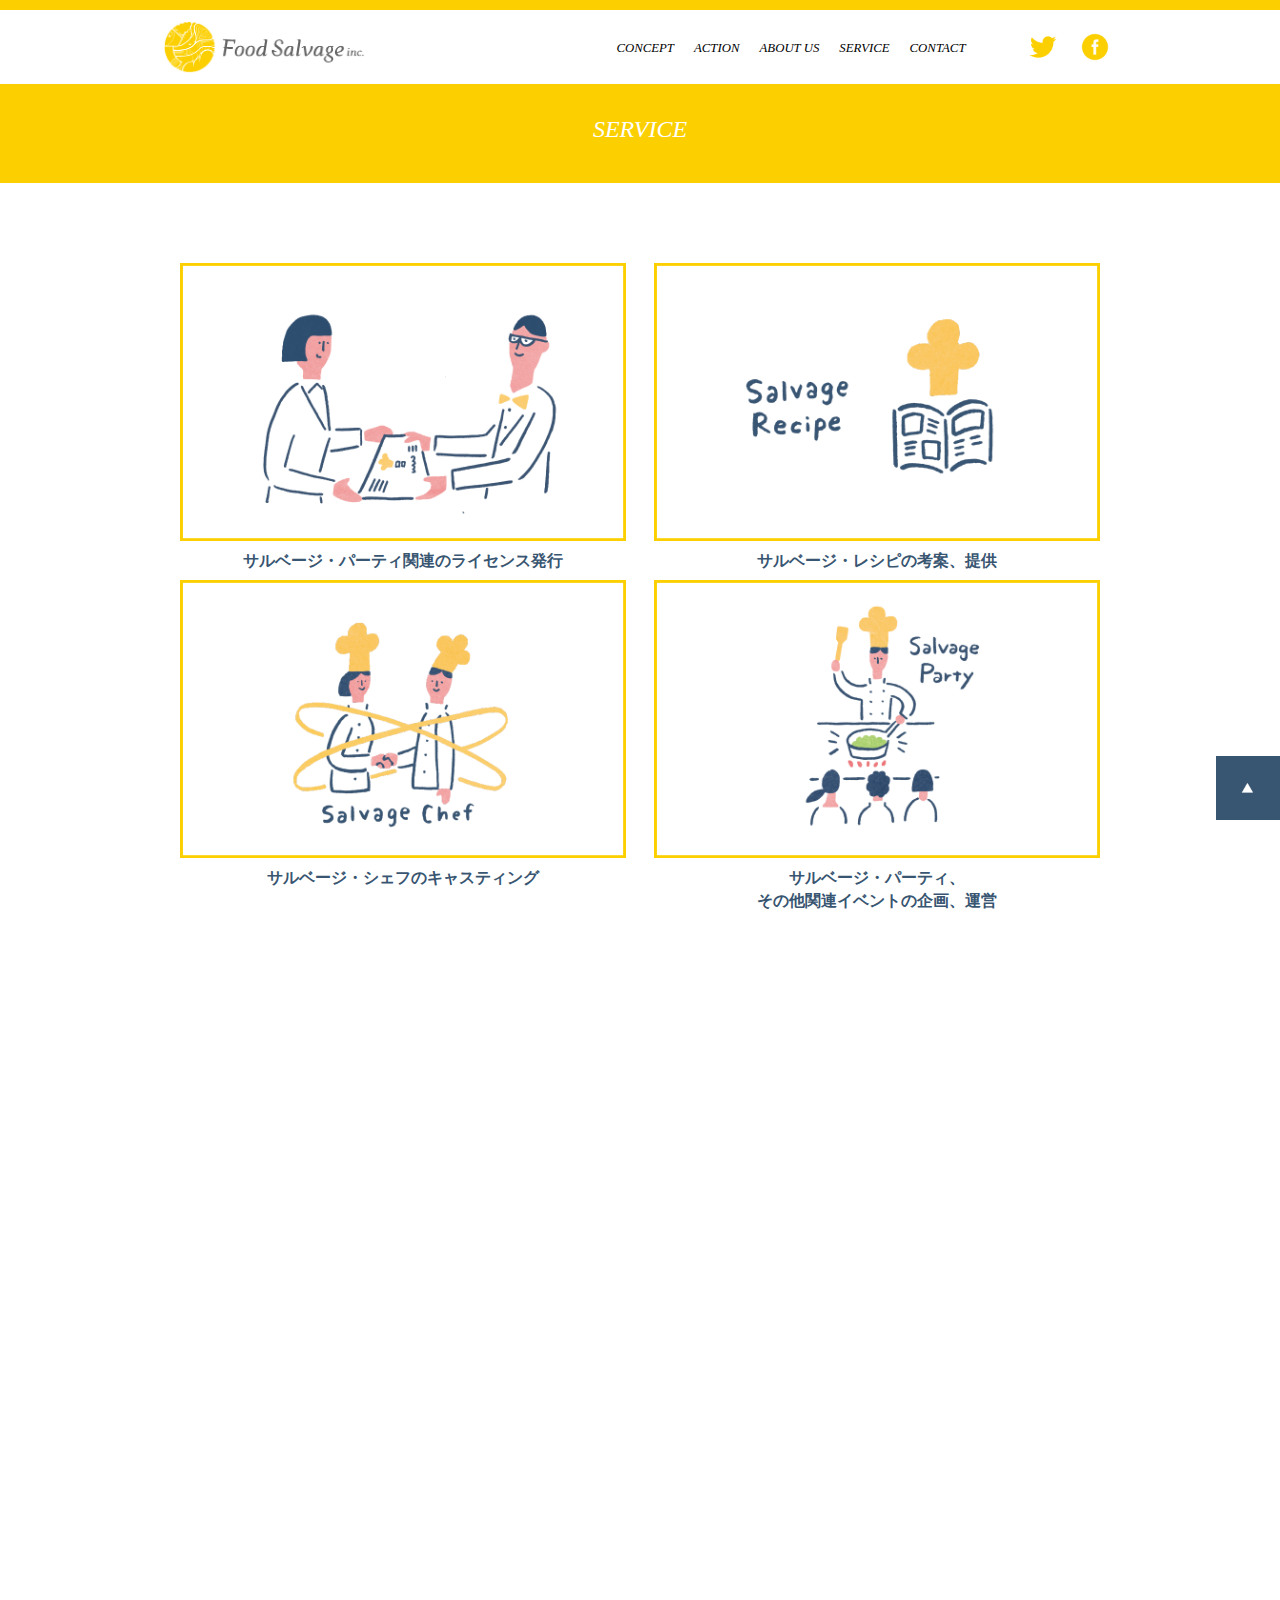
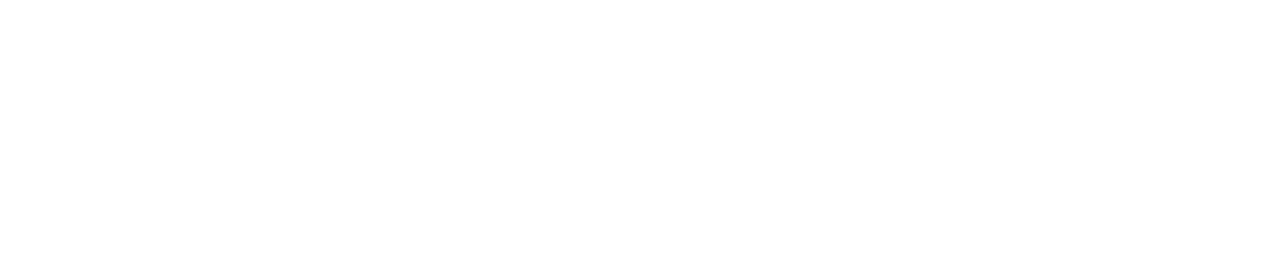
<file: html/service.html>
<!DOCTYPE html>
<html lang="ja">
<head>
	<meta name="viewport" content="width=device-width,initial-scale=1.0">
	<meta charset="utf-8">

	<title>SERVICE | Food Salvage inc.</title>
	<meta name="description" content="">
	<meta name="keywords" content="">
	<link rel="shortcut icon" href="">
	
	<link rel="stylesheet" href="./css/style.css">
	<link rel="stylesheet" href="./css/animate.css">

	<!--[if lt IE 9]>
		<script type="text/javascript" src="./js/html5.js"></script>
		<script type="text/javascript" src="./js/css3-mediaqueries.js"></script>
	<![endif]-->
	<!--[if (gte IE 6)&(lte IE 8)]>
		<script type="text/javascript" src="./js/selectivizr-min.js"></script>
	<![endif]-->


</head>
<body>

	<header id="header" class="clearfix wow fadeInDown">
		<div class="container">
			
			<div class="head-logo"><h1><a href="./index.html"><img src="./images/logo-nav.png" alt="Food Salvage inc."></a></h1></div>

			<div class="head-list-wrap">
				<ul class="nav-list">
					<li><a href="./concept.html">CONCEPT</a></li>
					<li><a href="./action.html">ACTION</a></li>
					<li><a href="./about.html">ABOUT US</a></li>
					<li><a href="./service.html">SERVICE</a></li>
					<li><a href="./contact.html">CONTACT</a></li>
				</ul>

				<ul class="sns-list">
					<li><a href="https://twitter.com/salvageparty"><img src="./images/icon-twitter.png"></a></li>
					<li><a href="https://www.facebook.com/salvage.party/"><img src="./images/icon-facebook.png"></a></li>
				</ul>
			</div>

		</div>
	</header>
	<!-- header -->

	<div id="wrapper">

		<div id="service">
			<div id="contents">

				<div class="page-ttl-area wow slideInLeft">
					<div class="container">
						<p class="page-ttl">SERVICE</p>
					</div>
				</div>

				<div class="service-list-area">
					<div class="service-container">
						<ul class="service-list clearfix">
							<li class="wow slideInLeft">
								<div class="service-list-img"><img src="./images/service-license.png"></div>
								<p>サルベージ・パーティ関連のライセンス発行</p>
							</li>
							<li class="wow slideInRight">
								<div class="service-list-img"><img src="./images/service-recipe.png"></div>
								<p>サルベージ・レシピの考案、提供</p>
							</li>
							<li class="wow slideInLeft">
								<div class="service-list-img"><img src="./images/service-chef.png"></div>
								<p>サルベージ・シェフのキャスティング</p>
							</li>
							<li class="wow slideInRight">
								<div class="service-list-img"><img src="./images/service-planning.png"></div>
								<p>サルベージ・パーティ、<br>その他関連イベントの企画、運営</p>
							</li>
							<li class="wow slideInLeft">
								<div class="service-list-img"><img src="./images/service-seminar.png"></div>
								<p>学校での授業、講演、セミナー</p>
							</li>
							<li class="wow slideInRight">
								<div class="service-list-img"><img src="./images/service-development.png"></div>
								<p>商品・サービス開発</p>
							</li>
						</ul>
					</div>
				</div>

				<div class="contact-link-area wow fadeInUp">
					<div class="ss-container">
						<p>各種サービスに関するご質問、取材に関するお問い合わせ等はこちら。</p>
						<ul class="contact-link-list">
							<li class="wow slideInLeft"><a href="./contact.html"><img src="./images/button-contact.png" alt="CONTACT | お問い合わせ"></a></li>
							<li class="wow slideInRight"><a href="./recruit.html"><img src="./images/button-recruit.png" alt="RECRUIT | 入会案内"></a></li>
						</ul>
					</div>
				</div>

				<div class="party-area wow fadeInUp">
					<div class="container">
						<div class="party-logo"><a href="http://salvageparty.com" target="_blank"><img src="./images/party-logo.png" alt="Salvage Party ロゴ"></a></div>
					</div>
				</div>

			</div>
			<!-- contents -->
		</div>
		<!-- concept -->
	</div>
	<!-- wrapper -->

	<footer id="footer" class="wow fadeInUp">
		<div class="foot-link-list-area">
			<div class="ss-container">
				<ul class="foot-link-list">
					<li><a href="./concept.html">CONCEPT</a></li>
					<li><a href="./action.html">ACTION</a></li>
					<li><a href="./about.html">ABOUT US</a></li>
					<li><a href="./service.html">SERVICE</a></li>
					<li><a href="./contact.html">CONTACT</a></li>
					<li><a href="./news.html">NEWS RELEASE</a></li>
				</ul>
			</div>
		</div>
		<div class="copyright-area">
			<div class="container">
				<p class="copyright-text">&copy;2016 Food Salvae All rights reserved.</p>
				<p class="text">本ウェブサイトは、東京都環境局「接続可能な資源利用」に向けたモデル事業（2015年度）として制作されました。</p>
			</div>
		</div>
	</footer>
	<!-- footer -->

	<div id="to-top"><a><img src="./images/back-to-top.png" alt="top"></a></div>
	<!-- to-top -->
	
	<div id="fb-root"></div>
	<script>(function(d, s, id) {
	  var js, fjs = d.getElementsByTagName(s)[0];
	  if (d.getElementById(id)) return;
	  js = d.createElement(s); js.id = id;
	  js.src = "//connect.facebook.net/ja_JP/sdk.js#xfbml=1&version=v2.5";
	  fjs.parentNode.insertBefore(js, fjs);
	}(document, 'script', 'facebook-jssdk'));</script>

	<script src="./js/jquery.js"></script>
	<script src="./js/main.js"></script>
	<script src="./js/wow.js"></script>

	<script>
		new WOW().init();
	</script>


</body>
</html>
</file>
<file: html/css/style.css>
@charset "UTF-8";
/*---------------------
		タグ初期設定
---------------------*/
@import url(//fonts.googleapis.com/css?family=Open+Sans:400,400italic,600,600italic,700,700italic);
/* line 6, ../../html/sass/style.scss */
* {
  -ms-box-sizing: border-box;
  -moz-box-sizing: border-box;
  -webkit-box-sizing: border-box;
  box-sizing: border-box;
  margin: 0;
  padding: 0;
  -webkit-overflow-scrolling: touch;
  vertical-align: middle;
}

/* line 17, ../../html/sass/style.scss */
html,
body {
  min-height: 100%;
  -ms-text-size-adjust: 100%;
  -webkit-text-size-adjust: 100%;
  text-justify: inter-ideograph;
  -webkit-font-smoothing: antialiased;
  zoom: 1;
  font-size: 16px;
}

/* line 29, ../../html/sass/style.scss */
body {
  font-family: "メイリオ" ,Avenir , "Open Sans" , "Helvetica Neue" , Helvetica , Arial , Verdana , Roboto , "游ゴシック" , "Yu Gothic" , "游ゴシック体" , "YuGothic" , "ヒラギノ角ゴ Pro W3" , "Hiragino Kaku Gothic Pro" , "Meiryo UI" , Meiryo , "ＭＳ Ｐゴシック" , "MS PGothic" , sans-serif;
}

/* line 33, ../../html/sass/style.scss */
img {
  max-width: 100%;
  height: auto;
  border: none;
}

/* line 39, ../../html/sass/style.scss */
ul li {
  list-style: none;
}

/* line 44, ../../html/sass/style.scss */
ol li {
  list-style: none;
}

/* line 48, ../../html/sass/style.scss */
a {
  color: #000;
  text-decoration: none;
  -webkit-transition: all .4s ease;
  -moz-transition: all .4s ease;
  -ms-transition: all .4s ease;
  -o-transition: all .4s ease;
  transition: all .4s ease;
}
/* line 56, ../../html/sass/style.scss */
a:before {
  box-sizing: border-box;
  -webkit-transition: all .2s ease;
  -moz-transition: all .2s ease;
  -ms-transition: all .2s ease;
  -o-transition: all .2s ease;
  transition: all .2s ease;
}
/* line 65, ../../html/sass/style.scss */
a:hover {
  color: #000;
}

/* line 70, ../../html/sass/style.scss */
a:hover, label:hover, input[type="submit"]:hover {
  cursor: pointer;
}

/* line 74, ../../html/sass/style.scss */
input, textarea {
  font-family: "メイリオ" ,Avenir , "Open Sans" , "Helvetica Neue" , Helvetica , Arial , Verdana , Roboto , "游ゴシック" , "Yu Gothic" , "游ゴシック体" , "YuGothic" , "ヒラギノ角ゴ Pro W3" , "Hiragino Kaku Gothic Pro" , "Meiryo UI" , Meiryo , "ＭＳ Ｐゴシック" , "MS PGothic" , sans-serif;
}

/*---------------------
		共通クラス
---------------------*/
/* line 80, ../../html/sass/style.scss */
.clearfix {
  zoom: 1;
}
/* line 82, ../../html/sass/style.scss */
.clearfix:after {
  content: ' ';
  clear: both;
  display: block;
}

/* line 89, ../../html/sass/style.scss */
.container {
  width: 960px;
  margin: 0 auto;
  position: relative;
}

/* line 94, ../../html/sass/style.scss */
.s-container {
  width: 798px;
  margin: 0 auto;
  position: relative;
}

/* line 99, ../../html/sass/style.scss */
.ss-container {
  width: 630px;
  margin: 0 auto;
  position: relative;
}

/* line 104, ../../html/sass/style.scss */
.service-container {
  width: 920px;
  margin: 0 auto;
  position: relative;
}

/* line 111, ../../html/sass/style.scss */
.content-ttl {
  font-size: 1.55rem;
  font-style: italic;
  color: #385571;
  margin: 0 0 2rem;
  font-family: "Times New Roman", Garamond, "Roboto Slab" , "游明朝" , "Yu Mincho" , "游明朝体" , "YuMincho" , "ヒラギノ明朝 Pro W3" , "Hiragino Mincho Pro" , "HiraMinProN-W3" , "HGS明朝E" , "ＭＳ Ｐ明朝" , "MS PMincho" , serif;
}

/* line 121, ../../html/sass/style.scss */
#contents .main-visual {
  padding: 3rem 0;
  text-align: center;
}
/* line 124, ../../html/sass/style.scss */
#contents .main-visual .main-text-area {
  display: inline-block;
  text-align: left;
  vertical-align: middle;
}
/* line 128, ../../html/sass/style.scss */
#contents .main-visual .main-text-area .ttl {
  font-size: 1.9rem;
  font-family: "Times New Roman", Garamond, "Roboto Slab" , "游明朝" , "Yu Mincho" , "游明朝体" , "YuMincho" , "ヒラギノ明朝 Pro W3" , "Hiragino Mincho Pro" , "HiraMinProN-W3" , "HGS明朝E" , "ＭＳ Ｐ明朝" , "MS PMincho" , serif;
}
/* line 132, ../../html/sass/style.scss */
#contents .main-visual .main-text-area .main-ttl {
  font-size: .75rem;
  font-family: "Times New Roman", Garamond, "Roboto Slab" , "游明朝" , "Yu Mincho" , "游明朝体" , "YuMincho" , "ヒラギノ明朝 Pro W3" , "Hiragino Mincho Pro" , "HiraMinProN-W3" , "HGS明朝E" , "ＭＳ Ｐ明朝" , "MS PMincho" , serif;
  font-style: italic;
}
/* line 139, ../../html/sass/style.scss */
#contents .main-visual .text-content p {
  font-size: .8rem;
  line-height: 1.7rem;
  padding: 1rem 0;
}
/* line 145, ../../html/sass/style.scss */
#contents .main-visual .main-logo {
  display: inline-block;
  vertical-align: middle;
}
/* line 150, ../../html/sass/style.scss */
#contents .line-img {
  margin: 1.5rem 0;
}
/* line 153, ../../html/sass/style.scss */
#contents .page-ttl-area {
  background: #fccf00;
  text-align: center;
  padding: 2rem 0;
  font-family: "Times New Roman", Garamond, "Roboto Slab" , "游明朝" , "Yu Mincho" , "游明朝体" , "YuMincho" , "ヒラギノ明朝 Pro W3" , "Hiragino Mincho Pro" , "HiraMinProN-W3" , "HGS明朝E" , "ＭＳ Ｐ明朝" , "MS PMincho" , serif;
}
/* line 158, ../../html/sass/style.scss */
#contents .page-ttl-area p {
  font-size: 1rem;
}
/* line 161, ../../html/sass/style.scss */
#contents .page-ttl-area .page-ttl {
  font-size: 1.5rem;
  color: #fff;
  font-style: italic;
  margin: 0 0 .5rem;
}
/* line 167, ../../html/sass/style.scss */
#contents .page-ttl-area .sub-ttl {
  font-size: .75rem;
  font-style: italic;
}
/* line 172, ../../html/sass/style.scss */
#contents .dot-box-area {
  margin: 2rem 0 4rem;
}
/* line 174, ../../html/sass/style.scss */
#contents .dot-box-area .dot-box {
  border: 3px dotted #385571;
  border-radius: 5px;
  padding: 2rem 2.25rem;
}
/* line 178, ../../html/sass/style.scss */
#contents .dot-box-area .dot-box .left-area {
  display: inline-block;
  vertical-align: top;
}
/* line 181, ../../html/sass/style.scss */
#contents .dot-box-area .dot-box .left-area p {
  font-weight: bold;
}
/* line 183, ../../html/sass/style.scss */
#contents .dot-box-area .dot-box .left-area p.b-txt {
  font-size: .95rem;
}
/* line 186, ../../html/sass/style.scss */
#contents .dot-box-area .dot-box .left-area p.s-txt {
  font-size: .6px;
}
/* line 191, ../../html/sass/style.scss */
#contents .dot-box-area .dot-box .right-area {
  display: inline-block;
  vertical-align: top;
}
/* line 194, ../../html/sass/style.scss */
#contents .dot-box-area .dot-box .right-area p {
  font-size: .75rem;
  line-height: 1.5rem;
  margin: 0 0 1rem;
}
/* line 198, ../../html/sass/style.scss */
#contents .dot-box-area .dot-box .right-area p:last-child {
  margin: 0;
}
/* line 205, ../../html/sass/style.scss */
#contents .contact-link-area {
  background-image: url("../images/footer.png");
  text-align: center;
  padding: 1.5rem 0 2rem;
}
/* line 209, ../../html/sass/style.scss */
#contents .contact-link-area p {
  margin: 0 0 1rem;
  font-size: .85rem;
}
/* line 214, ../../html/sass/style.scss */
#contents .contact-link-area .contact-link-list li {
  display: inline-block;
  width: 48%;
  margin: 0 .5rem 0 0;
}
/* line 218, ../../html/sass/style.scss */
#contents .contact-link-area .contact-link-list li:last-child {
  margin: 0;
}
/* line 221, ../../html/sass/style.scss */
#contents .contact-link-area .contact-link-list li a {
  display: block;
  position: relative;
}
/* line 224, ../../html/sass/style.scss */
#contents .contact-link-area .contact-link-list li a:before {
  content: "";
  display: block;
  position: absolute;
  left: 0;
  top: 0;
  width: 100%;
  height: 100%;
  border: 0px solid #fccf00;
}
/* line 235, ../../html/sass/style.scss */
#contents .contact-link-area .contact-link-list li a:hover:before {
  border: 15px solid #fccf00;
}
/* line 240, ../../html/sass/style.scss */
#contents .contact-link-area .contact-link-list li:last-child {
  margin: 0;
}
/* line 246, ../../html/sass/style.scss */
#contents .party-area {
  padding: 1.5rem 0;
}
/* line 248, ../../html/sass/style.scss */
#contents .party-area .party-logo {
  width: 10rem;
  margin: 0 auto;
}
/* line 251, ../../html/sass/style.scss */
#contents .party-area .party-logo a {
  display: block;
}
/* line 253, ../../html/sass/style.scss */
#contents .party-area .party-logo a:hover {
  opacity: .5;
}

/*---------------------
		ヘッダー
---------------------*/
/* line 263, ../../html/sass/style.scss */
#header {
  border-top: 10px solid #fccf00;
  padding: .5rem 0;
}
/* line 266, ../../html/sass/style.scss */
#header .head-logo {
  display: inline-block;
  width: 13rem;
}
/* line 269, ../../html/sass/style.scss */
#header .head-logo a {
  display: block;
}
/* line 273, ../../html/sass/style.scss */
#header .head-list-wrap {
  display: inline-block;
  width: 77%;
  text-align: right;
}
/* line 277, ../../html/sass/style.scss */
#header .head-list-wrap .nav-list {
  display: inline-block;
  width: 80%;
  text-align: right;
  font-family: "Times New Roman", Garamond, "Roboto Slab" , "游明朝" , "Yu Mincho" , "游明朝体" , "YuMincho" , "ヒラギノ明朝 Pro W3" , "Hiragino Mincho Pro" , "HiraMinProN-W3" , "HGS明朝E" , "ＭＳ Ｐ明朝" , "MS PMincho" , serif;
}
/* line 282, ../../html/sass/style.scss */
#header .head-list-wrap .nav-list li {
  display: inline-block;
  margin: 0 1rem 0 0;
}
/* line 285, ../../html/sass/style.scss */
#header .head-list-wrap .nav-list li a {
  font-size: .8rem;
  font-style: italic;
  position: relative;
}
/* line 289, ../../html/sass/style.scss */
#header .head-list-wrap .nav-list li a:before {
  content: "";
  display: block;
  width: 0;
  position: absolute;
  left: 0;
  bottom: -5px;
  -webkit-transition: all .4s ease;
  -moz-transition: all .4s ease;
  -ms-transition: all .4s ease;
  -o-transition: all .4s ease;
  transition: all .4s ease;
}
/* line 303, ../../html/sass/style.scss */
#header .head-list-wrap .nav-list li a:hover:before {
  width: 100%;
  height: 2px;
  background-color: #fccf00;
}
/* line 312, ../../html/sass/style.scss */
#header .head-list-wrap .sns-list {
  display: inline-block;
  width: 17%;
}
/* line 315, ../../html/sass/style.scss */
#header .head-list-wrap .sns-list li {
  display: inline-block;
  width: 2rem;
  margin: 0 1rem 0 0;
}
/* line 319, ../../html/sass/style.scss */
#header .head-list-wrap .sns-list li a {
  display: block;
}
/* line 321, ../../html/sass/style.scss */
#header .head-list-wrap .sns-list li a:hover {
  opacity: .5;
}
/* line 325, ../../html/sass/style.scss */
#header .head-list-wrap .sns-list li:last-child {
  margin: 0;
}

/*---------------------
		フッター
---------------------*/
/* line 337, ../../html/sass/style.scss */
#footer .foot-link-list-area {
  background: #f0f0f0;
  padding: 1rem 0;
}
/* line 340, ../../html/sass/style.scss */
#footer .foot-link-list-area .foot-link-list {
  text-align: center;
  font-family: "Times New Roman", Garamond, "Roboto Slab" , "游明朝" , "Yu Mincho" , "游明朝体" , "YuMincho" , "ヒラギノ明朝 Pro W3" , "Hiragino Mincho Pro" , "HiraMinProN-W3" , "HGS明朝E" , "ＭＳ Ｐ明朝" , "MS PMincho" , serif;
}
/* line 343, ../../html/sass/style.scss */
#footer .foot-link-list-area .foot-link-list li {
  display: inline-block;
  margin: 0 2rem 0 0;
}
/* line 346, ../../html/sass/style.scss */
#footer .foot-link-list-area .foot-link-list li:last-child {
  margin: 0;
}
/* line 349, ../../html/sass/style.scss */
#footer .foot-link-list-area .foot-link-list li a {
  font-size: .8rem;
  display: block;
  font-style: italic;
}
/* line 353, ../../html/sass/style.scss */
#footer .foot-link-list-area .foot-link-list li a:hover {
  opacity: .5;
}
/* line 360, ../../html/sass/style.scss */
#footer .copyright-area {
  background: #385571;
  padding: 1rem 0;
}
/* line 363, ../../html/sass/style.scss */
#footer .copyright-area p {
  display: inline-block;
  color: #fff;
  font-size: .7rem;
}
/* line 367, ../../html/sass/style.scss */
#footer .copyright-area p.copyright-text {
  width: 28%;
}
/* line 370, ../../html/sass/style.scss */
#footer .copyright-area p.text {
  text-align: right;
  width: 70%;
}

/*---------------------
	to-top
---------------------*/
/* line 380, ../../html/sass/style.scss */
#to-top {
  position: fixed;
  right: 0;
  bottom: 0;
  margin: 0 0 5rem;
  width: 4rem;
  z-index: 100;
}
/* line 387, ../../html/sass/style.scss */
#to-top a {
  display: block;
}

/*---------------------
	top
---------------------*/
/* line 397, ../../html/sass/style.scss */
#top .main-visual .main-text-area {
  width: 100%;
}
/* line 399, ../../html/sass/style.scss */
#top .main-visual .main-text-area .ttl {
  font-size: 2.1rem;
}
/* line 403, ../../html/sass/style.scss */
#top .main-visual .main-text-area p.main-text {
  font-size: 4rem;
}
/* line 411, ../../html/sass/style.scss */
#top .main-visual .main-logo {
  /* width: 38.5%; */
}
/* line 416, ../../html/sass/style.scss */
#top .banner-list-area .banner-list {
  text-align: center;
}
/* line 418, ../../html/sass/style.scss */
#top .banner-list-area .banner-list li {
  display: inline-block;
  width: 310px;
  margin: 0 .5rem 0 0;
  overflow: hidden;
}
/* line 423, ../../html/sass/style.scss */
#top .banner-list-area .banner-list li a {
  display: block;
  position: relative;
}
/* line 426, ../../html/sass/style.scss */
#top .banner-list-area .banner-list li a:before {
  content: "";
  display: block;
  position: absolute;
  left: 0;
  top: 0;
  width: 100%;
  height: 100%;
  border: 0px solid #fccf00;
}
/* line 437, ../../html/sass/style.scss */
#top .banner-list-area .banner-list li a:hover:before {
  border: 15px solid #fccf00;
}
/* line 443, ../../html/sass/style.scss */
#top .banner-list-area .banner-list li:last-child {
  margin: 0;
}
/* line 449, ../../html/sass/style.scss */
#top .news-area {
  padding: 3rem 0;
}
/* line 451, ../../html/sass/style.scss */
#top .news-area .title-area {
  display: inline-block;
  width: 25%;
  vertical-align: top;
}
/* line 456, ../../html/sass/style.scss */
#top .news-area .title-area p.en {
  font-size: 1.25rem;
  font-family: "Times New Roman", Garamond, "Roboto Slab" , "游明朝" , "Yu Mincho" , "游明朝体" , "YuMincho" , "ヒラギノ明朝 Pro W3" , "Hiragino Mincho Pro" , "HiraMinProN-W3" , "HGS明朝E" , "ＭＳ Ｐ明朝" , "MS PMincho" , serif;
  font-style: italic;
  margin: 0 0 1rem;
  color: #385571;
}
/* line 463, ../../html/sass/style.scss */
#top .news-area .title-area p.ja {
  padding: 0 0 0 5px;
  font-size: .75rem;
  position: relative;
}
/* line 467, ../../html/sass/style.scss */
#top .news-area .title-area p.ja:before {
  content: "";
  position: absolute;
  top: 0;
  left: 0;
  width: .8rem;
  height: 1px;
  background: #fccf00;
  margin: -.5rem 0 0 .5rem;
}
/* line 480, ../../html/sass/style.scss */
#top .news-area .news-list-area {
  display: inline-block;
  width: 73%;
}
/* line 484, ../../html/sass/style.scss */
#top .news-area .news-list-area .news-list li {
  border-bottom: 1px solid #eee;
  padding: .5rem 0;
}
/* line 487, ../../html/sass/style.scss */
#top .news-area .news-list-area .news-list li .info {
  display: inline-block;
  width: 23%;
}
/* line 490, ../../html/sass/style.scss */
#top .news-area .news-list-area .news-list li .info .date {
  font-size: .75rem;
  margin: 0 .5rem 0 0;
}
/* line 494, ../../html/sass/style.scss */
#top .news-area .news-list-area .news-list li .info .news-category {
  background: #fccf00;
  font-size: .75rem;
  font-style: italic;
}
/* line 499, ../../html/sass/style.scss */
#top .news-area .news-list-area .news-list li .info .category {
  font-family: "Times New Roman", Garamond, "Roboto Slab" , "游明朝" , "Yu Mincho" , "游明朝体" , "YuMincho" , "ヒラギノ明朝 Pro W3" , "Hiragino Mincho Pro" , "HiraMinProN-W3" , "HGS明朝E" , "ＭＳ Ｐ明朝" , "MS PMincho" , serif;
  padding: .2rem 1.5rem;
}
/* line 504, ../../html/sass/style.scss */
#top .news-area .news-list-area .news-list li .news-title-area {
  display: inline-block;
  width: 75%;
  overflow: hidden;
}
/* line 508, ../../html/sass/style.scss */
#top .news-area .news-list-area .news-list li .news-title-area .news-title {
  display: inline-block;
  text-overflow: ellipsis;
  -o-text-overflow: ellipsis;
  white-space: nowrap;
  display: block;
}
/* line 514, ../../html/sass/style.scss */
#top .news-area .news-list-area .news-list li .news-title-area .news-title a {
  font-size: .75rem;
}
/* line 516, ../../html/sass/style.scss */
#top .news-area .news-list-area .news-list li .news-title-area .news-title a:hover {
  text-decoration: underline;
}

/*---------------------
	concept
---------------------*/
/* line 532, ../../html/sass/style.scss */
#concept .main-visual .main-ttl-area {
  font-family: "Times New Roman", Garamond, "Roboto Slab" , "游明朝" , "Yu Mincho" , "游明朝体" , "YuMincho" , "ヒラギノ明朝 Pro W3" , "Hiragino Mincho Pro" , "HiraMinProN-W3" , "HGS明朝E" , "ＭＳ Ｐ明朝" , "MS PMincho" , serif;
  text-align: left;
}
/* line 535, ../../html/sass/style.scss */
#concept .main-visual .main-ttl-area .main-ttl {
  font-size: .75rem;
  font-style: italic;
  margin: 0 0 .5rem;
}
/* line 540, ../../html/sass/style.scss */
#concept .main-visual .main-ttl-area .ttl {
  font-size: 1.9rem;
  line-height: 2.8rem;
}
/* line 545, ../../html/sass/style.scss */
#concept .main-visual .main-text-area {
  width: 53%;
}
/* line 548, ../../html/sass/style.scss */
#concept .main-visual .main-logo {
  width: 45%;
}
/* line 550, ../../html/sass/style.scss */
#concept .main-visual .main-logo p {
  font-size: .6rem;
  text-align: right;
}
/* line 557, ../../html/sass/style.scss */
#concept .dot-box-area .dot-box {
  text-align: center;
}
/* line 559, ../../html/sass/style.scss */
#concept .dot-box-area .dot-box .left-area {
  width: 49%;
  text-align: left;
}
/* line 563, ../../html/sass/style.scss */
#concept .dot-box-area .dot-box .right-area {
  width: 49%;
  text-align: left;
}
.foodloss-img img{
  height:150px;
}
/*---------------------
	action
---------------------*/
/* line 575, ../../html/sass/style.scss */
#action .main-visual .main-text-area {
  width: 50%;
}
/* line 577, ../../html/sass/style.scss */
#action .main-visual .main-text-area .mission-list {
  margin: 3rem 0 0;
}
/* line 579, ../../html/sass/style.scss */
#action .main-visual .main-text-area .mission-list li {
  margin: 0 0 3rem;
}
/* line 581, ../../html/sass/style.scss */
#action .main-visual .main-text-area .mission-list li .mission-ttl {
  font-family: "Times New Roman", Garamond, "Roboto Slab" , "游明朝" , "Yu Mincho" , "游明朝体" , "YuMincho" , "ヒラギノ明朝 Pro W3" , "Hiragino Mincho Pro" , "HiraMinProN-W3" , "HGS明朝E" , "ＭＳ Ｐ明朝" , "MS PMincho" , serif;
  font-style: italic;
  font-size: 1.25rem;
  color: #385571;
  border-bottom: 1px solid #385571;
  margin: 0 0 .5rem;
  width: 90%;
}
/* line 590, ../../html/sass/style.scss */
#action .main-visual .main-text-area .mission-list li .mission-explain {
  font-size: .8rem;
  line-height: 1.7rem;
}
/* line 594, ../../html/sass/style.scss */
#action .main-visual .main-text-area .mission-list li:last-child {
  margin: 0;
}
/* line 600, ../../html/sass/style.scss */
#action .main-visual .main-logo {
  width: 48%;
}
/* line 603, ../../html/sass/style.scss */
#action .main-visual .right-text-area {
  display: inline-block;
  width: 48%;
  text-align: left;
  padding: 1rem 0 0 1.5rem;
}
/* line 612, ../../html/sass/style.scss */
#action .dot-box-area .dot-box .left-area {
  width: 35%;
}
/* line 615, ../../html/sass/style.scss */
#action .dot-box-area .dot-box .right-area {
  width: 63%;
}
/* line 621, ../../html/sass/style.scss */
#action .salvage-list-area .salvage-list {
  text-align: center;
}
/* line 623, ../../html/sass/style.scss */
#action .salvage-list-area .salvage-list li {
  display: inline-block;
  width: 31%;
  margin: 0 1.4rem 2rem 0;
}
/* line 627, ../../html/sass/style.scss */
#action .salvage-list-area .salvage-list li:nth-child(3n) {
  margin: 0 0 2rem;
}
/* line 630, ../../html/sass/style.scss */
#action .salvage-list-area .salvage-list li .salvage-list-img {
  width: 10rem;
  margin: 0 auto;
}
/* line 635, ../../html/sass/style.scss */
#action .salvage-list-area .salvage-list li p.salvage-ttl {
  text-align: center;
  font-size: .8125rem;
  font-weight: bold;
  color: #385571;
  margin: 1rem 0;
}
/* line 642, ../../html/sass/style.scss */
#action .salvage-list-area .salvage-list li p.explain {
  text-align: left;
  font-size: .75rem;
}

/*---------------------
	about
---------------------*/
/* line 658, ../../html/sass/style.scss */
#about .about-content {
  margin: 3rem 0;
}
/* line 663, ../../html/sass/style.scss */
#about .team-area .team-list li {
  margin: 0 0 3rem;
}
/* line 665, ../../html/sass/style.scss */
#about .team-area .team-list li:last-child {
  margin: 0;
}
/* line 668, ../../html/sass/style.scss */
#about .team-area .team-list li .photo-img-area {
  display: inline-block;
  width: 33%;
}
/* line 671, ../../html/sass/style.scss */
#about .team-area .team-list li .photo-img-area .photo-img {
  width: 15rem;
}
/* line 675, ../../html/sass/style.scss */
#about .team-area .team-list li .profile-area {
  display: inline-block;
  width: 66%;
  vertical-align: top;
}
/* line 679, ../../html/sass/style.scss */
#about .team-area .team-list li .profile-area .position {
  font-size: .75rem;
  margin: 0 0 1rem;
}
/* line 683, ../../html/sass/style.scss */
#about .team-area .team-list li .profile-area .name {
  font-size: 1.375rem;
  margin: 0 0 .5rem;
}
/* line 686, ../../html/sass/style.scss */
#about .team-area .team-list li .profile-area .name .en {
  font-size: .625rem;
  margin: 0 0 0 1rem;
}
/* line 691, ../../html/sass/style.scss */
#about .team-area .team-list li .profile-area .work {
  font-size: .75rem;
}
/* line 694, ../../html/sass/style.scss */
#about .team-area .team-list li .profile-area .introduction {
  font-size: .75rem;
  line-height: 1.5rem;
  margin: 2rem 0 0;
  position: relative;
}
/* line 699, ../../html/sass/style.scss */
#about .team-area .team-list li .profile-area .introduction:before {
  content: "";
  position: absolute;
  top: 0;
  left: 0;
  width: 8px;
  height: 1px;
  background: #000;
  margin: -1rem 0 0;
}
/* line 715, ../../html/sass/style.scss */
#about .outline-area .outline-ttl-area {
  display: inline-block;
  width: 32%;
  vertical-align: top;
}
/* line 719, ../../html/sass/style.scss */
#about .outline-area .outline-ttl-area .outline-ttl {
  font-size: .8rem;
  font-weight: bold;
}
/* line 724, ../../html/sass/style.scss */
#about .outline-area .outline-table-area {
  display: inline-block;
  width: 67%;
}
/* line 727, ../../html/sass/style.scss */
#about .outline-area .outline-table-area .outline-table {
  border-collapse: collapse;
  width: 100%;
}
/* line 731, ../../html/sass/style.scss */
#about .outline-area .outline-table-area .outline-table tbody tr {
  border-bottom: 1px solid #cccccc;
}
/* line 733, ../../html/sass/style.scss */
#about .outline-area .outline-table-area .outline-table tbody tr th {
  font-weight: normal;
  font-size: .8125rem;
  width: 18%;
  text-align: left;
  padding: .5rem 0;
  vertical-align: top;
}
/* line 741, ../../html/sass/style.scss */
#about .outline-area .outline-table-area .outline-table tbody tr td {
  font-size: .8125rem;
  width: 82%;
  padding: .5rem 0;
  line-height: 1.5rem;
}
/* line 748, ../../html/sass/style.scss */
#about .outline-area .outline-table-area .outline-table tbody tr:first-child th {
  padding: 0 0 .5rem;
}
/* line 751, ../../html/sass/style.scss */
#about .outline-area .outline-table-area .outline-table tbody tr:first-child td {
  padding: 0 0 .5rem;
}
/* line 755, ../../html/sass/style.scss */
#about .outline-area .outline-table-area .outline-table tbody tr:last-child {
  border: none;
}

/*---------------------
	service
---------------------*/
/* line 768, ../../html/sass/style.scss */
#service .service-list-area {
  padding: 5rem 0;
}
/* line 770, ../../html/sass/style.scss */
#service .service-list-area .service-list {
  text-align: center;
}
/* line 772, ../../html/sass/style.scss */
#service .service-list-area .service-list li {
  float: left;
  width: 446px;
  margin: 0 1.75rem .5rem 0;
}
/* line 776, ../../html/sass/style.scss */
#service .service-list-area .service-list li:nth-child(even) {
  margin: 0 0 .5rem;
}
/* line 782, ../../html/sass/style.scss */
#service .service-list-area .service-list li p {
  text-align: center;
  font-size: 1rem;
  font-weight: bold;
  color: #385571;
  margin: .5rem 0 0;
}

/*---------------------
	contact
---------------------*/
/* line 797, ../../html/sass/style.scss */
#contact .contact-area {
  padding: 4rem 0;
}
/* line 799, ../../html/sass/style.scss */
#contact .contact-area .txt {
  font-size: .8125rem;
}
/* line 803, ../../html/sass/style.scss */
#contact form {
  font-size: .75rem;
  margin: 1.5rem 0 0;
  position: relative;
}
/* line 807, ../../html/sass/style.scss */
#contact form .radio-btn-area {
  margin: 0 0 1rem;
}
/* line 809, ../../html/sass/style.scss */
#contact form .radio-btn-area label {
  margin: 0 1rem 0 0;
}
/* line 811, ../../html/sass/style.scss */
#contact form .radio-btn-area label span {
  width: 20px;
  height: 20px;
  border: 1px solid #ccc;
  border-radius: 5px;
  display: inline-block;
  margin: 0 .5rem 0 0;
}
/* line 819, ../../html/sass/style.scss */
#contact form .radio-btn-area label input[type="radio"] {
  margin: 0px 0 0 1px;
  appearance: none;
  -moz-appearance: none;
  -webkit-appearance: none;
  width: 16px;
  height: 16px;
  border: 2px solid #fff;
  background: transparent;
  border-radius: 5px;
}
/* line 829, ../../html/sass/style.scss */
#contact form .radio-btn-area label input[type="radio"]:checked {
  background: #cccccc;
  outline: none;
}
/* line 836, ../../html/sass/style.scss */
#contact form .input-area {
  margin: 1rem 0;
}
/* line 838, ../../html/sass/style.scss */
#contact form .input-area p {
  margin: 1rem 0;
}
/* line 841, ../../html/sass/style.scss */
#contact form .input-area input[type="text"] {
  width: 50%;
  padding: .7rem;
  border: 1px solid #aaa;
  border-radius: 5px;
}
/* line 847, ../../html/sass/style.scss */
#contact form .input-area input[type="email"] {
  width: 100%;
  padding: .7rem;
  border: 1px solid #aaa;
  border-radius: 5px;
}
/* line 853, ../../html/sass/style.scss */
#contact form .input-area textarea {
  width: 100%;
  height: 10rem;
  border: 1px solid #aaa;
  border-radius: 5px;
  padding: .7rem;
}
/* line 861, ../../html/sass/style.scss */
#contact form .submit-right {
  text-align: right;
}
/* line 865, ../../html/sass/style.scss */
#contact input[type="submit"] {
  -webkit-appearance: noen;
  -moz-appearance: none;
  appearance: none;
  background: #fccf00;
  border: 3px solid #fccf00;
  border-radius: 5px;
  width: 210px;
  height: 46px;
  -webkit-transition: all .4s ease;
  -moz-transition: all .4s ease;
  -ms-transition: all .4s ease;
  -o-transition: all .4s ease;
  transition: all .4s ease;
}
/* line 879, ../../html/sass/style.scss */
#contact input[type="submit"]:hover {
  background: #fff;
}
/* line 883, ../../html/sass/style.scss */
#contact .explain-area {
  margin: 1rem 0;
}
/* line 885, ../../html/sass/style.scss */
#contact .explain-area p {
  font-size: .75rem;
}

/* line 890, ../../html/sass/style.scss */
.download-btn {
  width: 210px;
  text-align: center;
}
/* line 893, ../../html/sass/style.scss */
.download-btn a {
  display: block;
  background: #fccf00;
  border: 3px solid #fccf00;
  border-radius: 5px;
  font-size: .75rem;
  padding: .5rem 0;
}
/* line 900, ../../html/sass/style.scss */
.download-btn a:hover {
  background: #fff;
}
</file>
